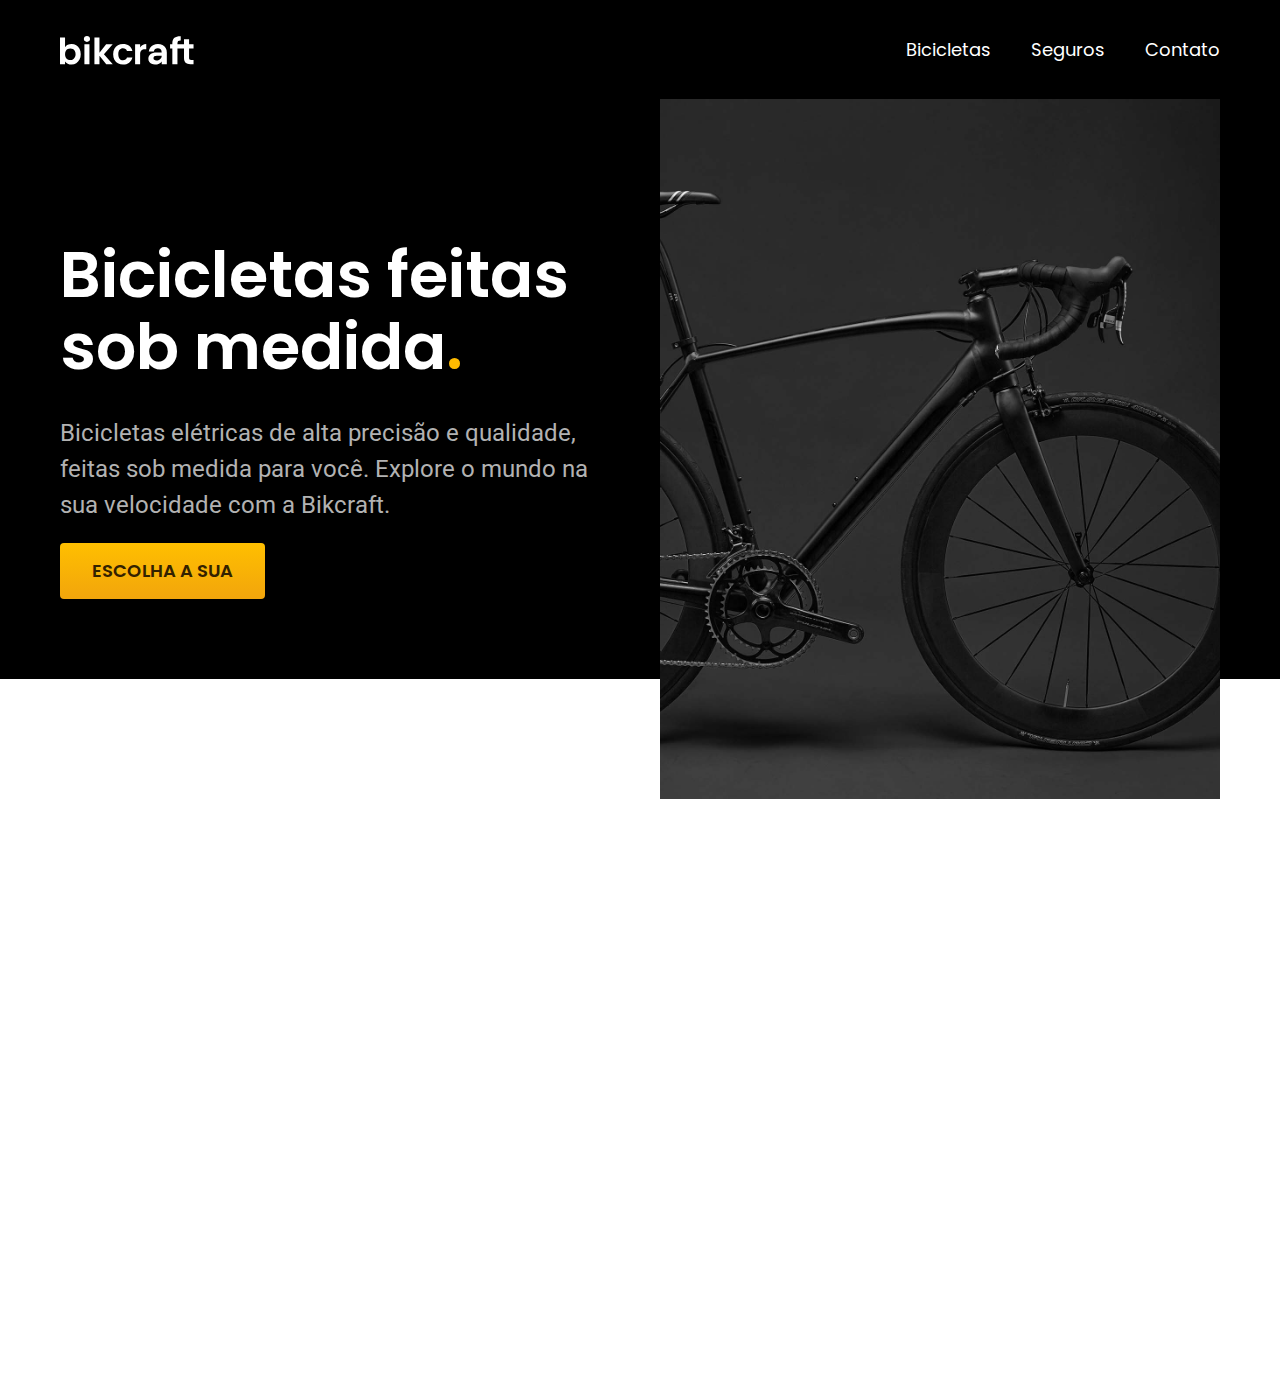
<file: Projeto BIKCRAFT/index.html>
<!DOCTYPE html>
<html lang="pt-br">

<head>
    <meta charset="UTF-8">
    <meta name="viewport" content="width=device-width, initial-scale=1.0">

    <title>Bikcraft - Bicicletas Elétricas</title>
    <meta name="description"
        content="Bicicletas elétricas de alta precisão e qualidade, feitas sob medida para você. Explore o mundo na sua velocidade com a Bikcraft.">
    <link rel="stylesheet" href="./css/style.css">
    <link rel="preconnect" href="https://fonts.googleapis.com">
    <link rel="preconnect" href="https://fonts.gstatic.com" crossorigin>
    <link href="https://fonts.googleapis.com/css2?family=Poppins:wght@400;600&family=Roboto:wght@400;500&display=swap"
        rel="stylesheet">
</head>

<body>
    <header class="header-bg">
        <div class="header ">
            <a href="./"><img src="./img/bikcraft.svg" alt="Bikcraft">
            </a>
            <nav arial-label="primaria">
                <ul class="header-menu cor-0">
                    <li><a href="./bicicletas.html">Bicicletas</a></li>
                    <li><a href="seguros.html">Seguros</a></li>
                    <li><a href="./contato.html">Contato</a></li>
                </ul>
            </nav>
        </div>
    </header>

    <main class="introducao-bg">
        <div class="introducao">
            <div class="introducao-conteudo">
                <h1 class="font-1-xxl cor-0">Bicicletas feitas sob medida<span class="cor-p1">.</span></h1>
                <p class="font-2-l cor-5">Bicicletas elétricas de alta precisão e qualidade, feitas sob medida para você. Explore o mundo na
                    sua
                    velocidade com a Bikcraft.</p>
                <a class="botao" href="./bicicletas.html">Escolha a sua</a>
            </div>
            <div>
                <img src="./img/fotos/introducao.jpg" alt="Bicicleta elétrica preta">
            </div>
        </div>
    </main>
</body>

</html>
</file>
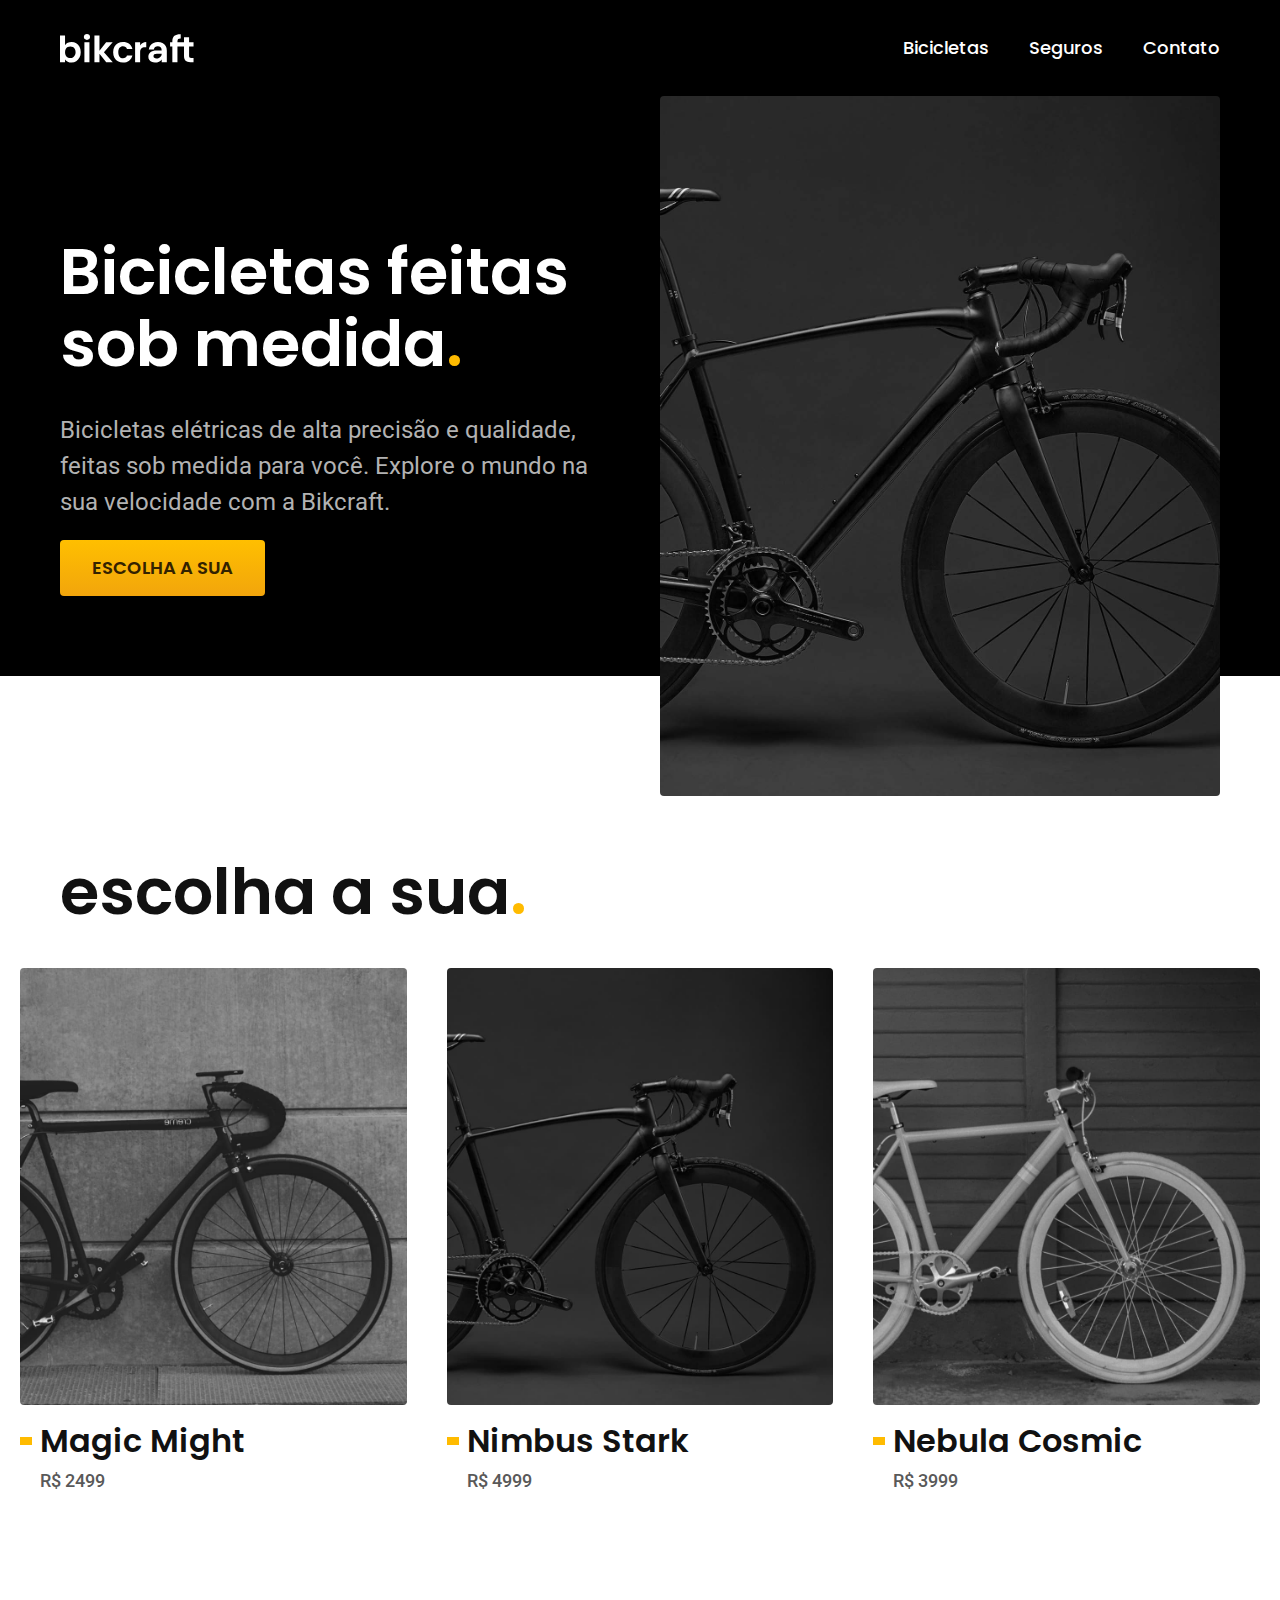
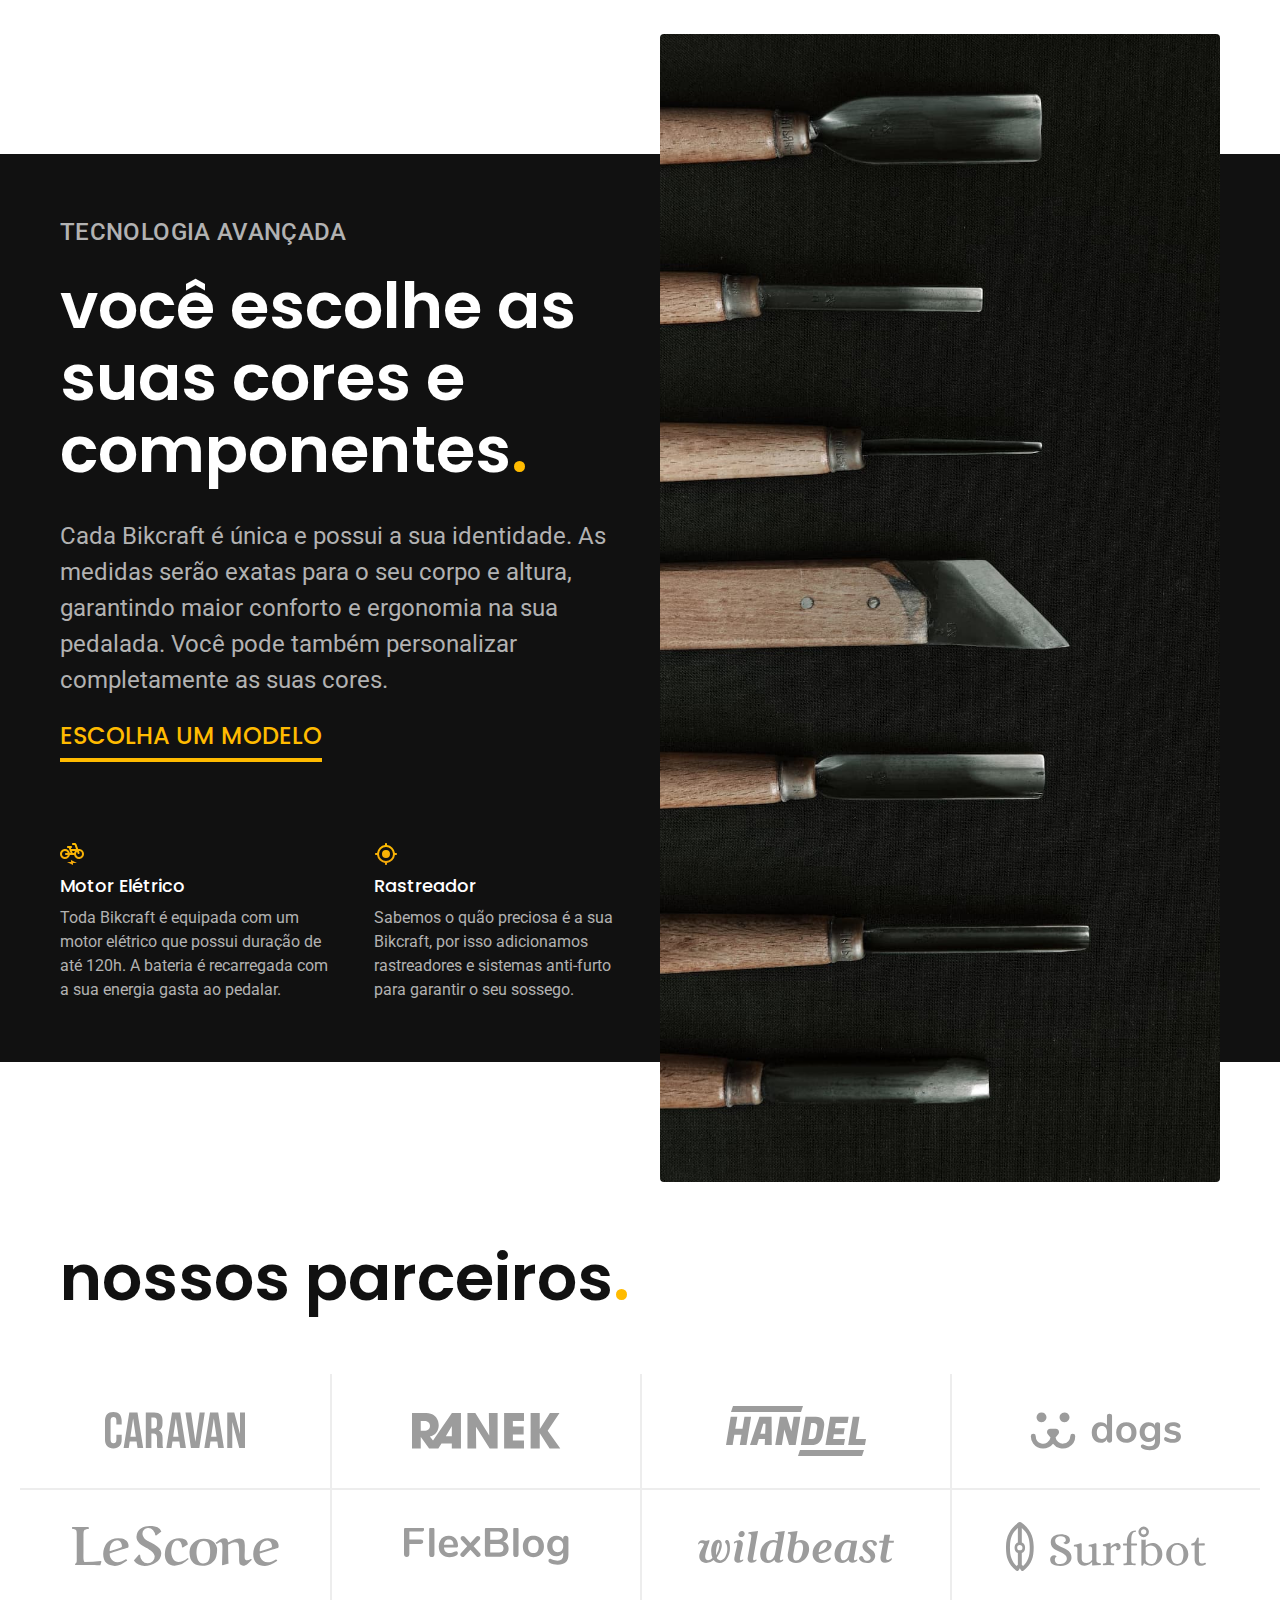
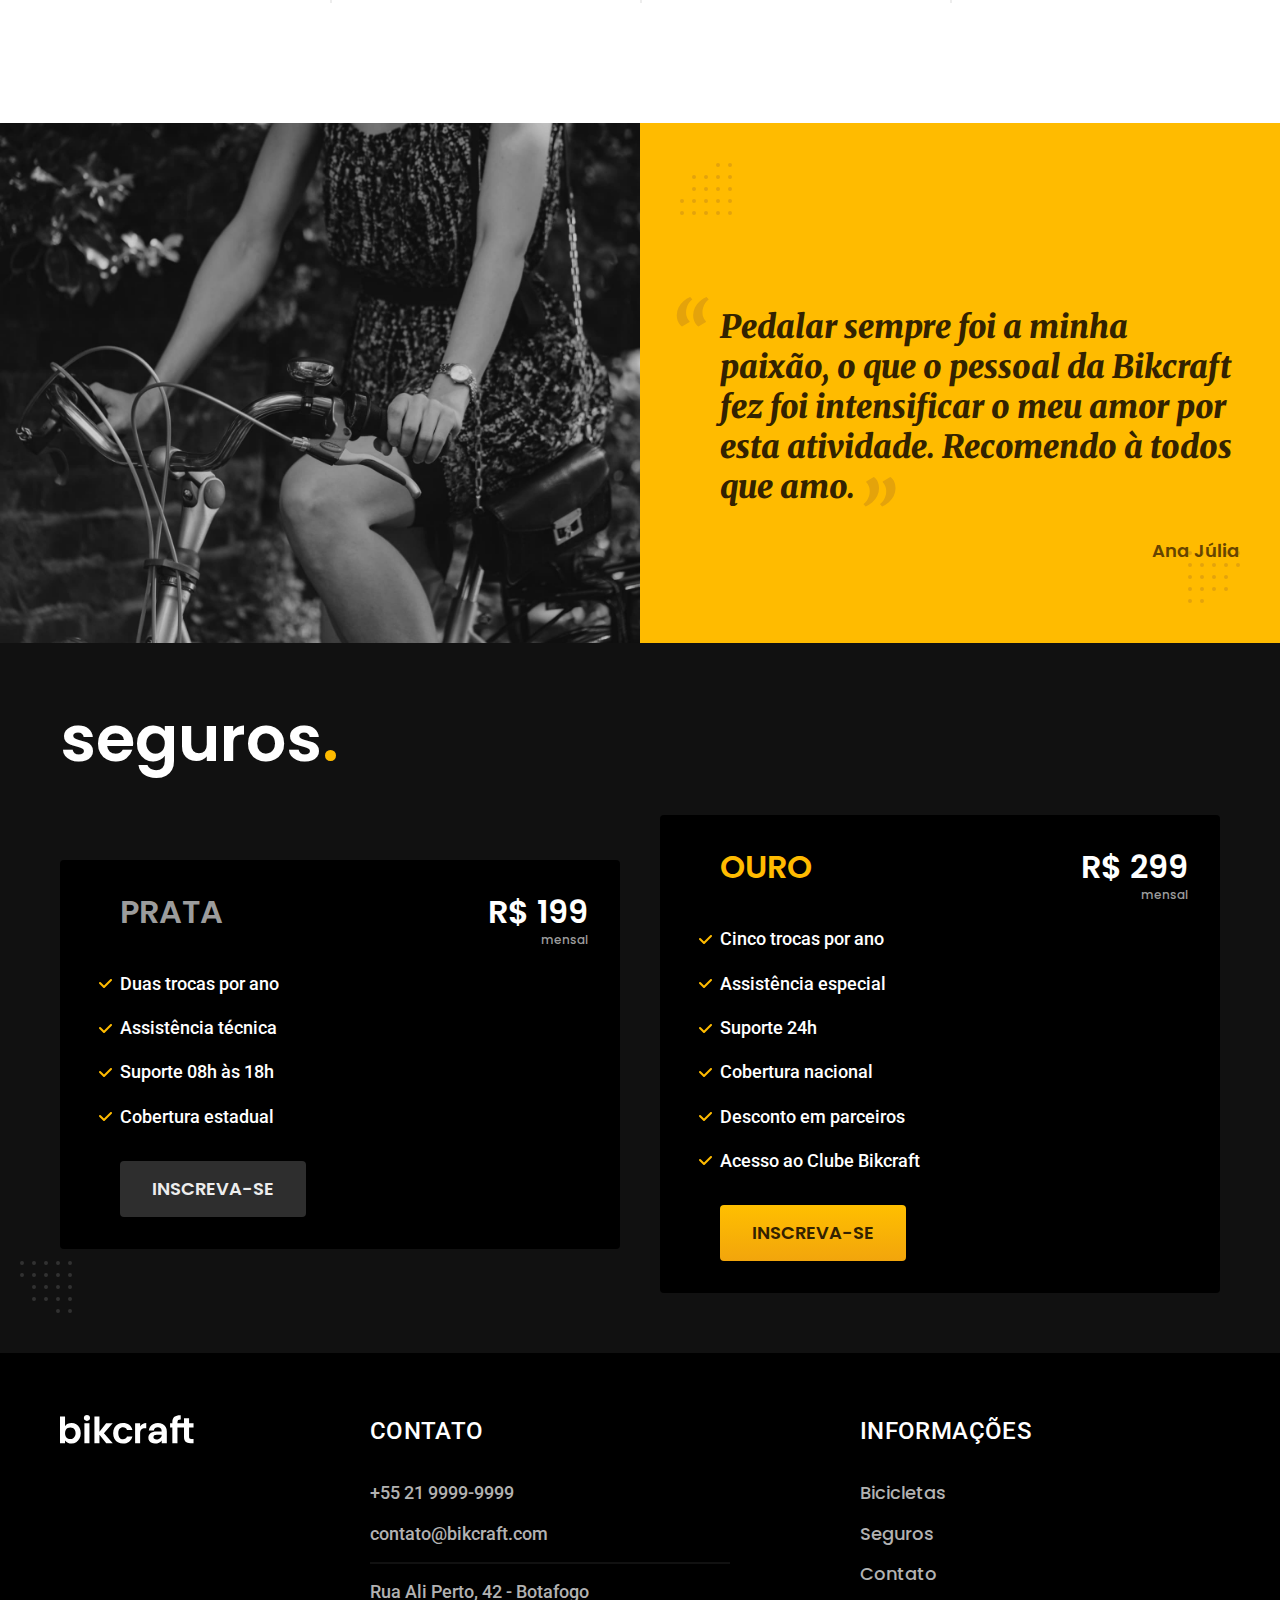
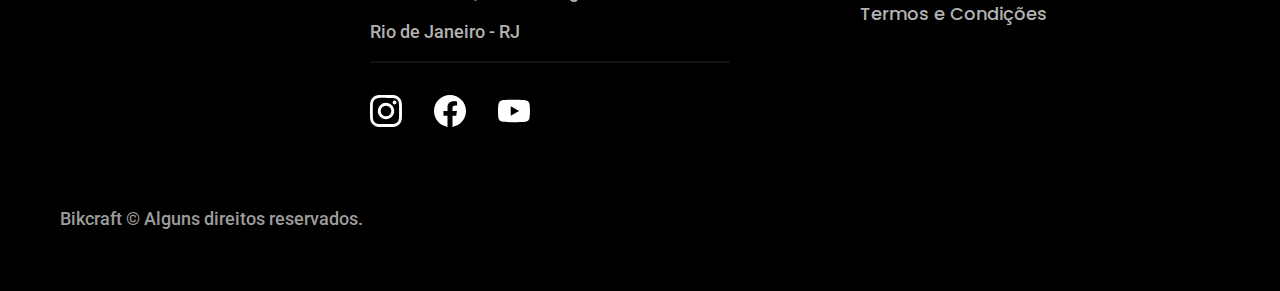
<file: 1001-analise-projeto/bikcraft-final/index.html>
<!DOCTYPE html>
<html lang="pt-br">

<head>
  <meta charset="UTF-8">
  <meta name="viewport" content="width=device-width, initial-scale=1.0">
  <title>Bikcraft - Bicicletas Elétricas</title>
  <meta name="description" content="Bicicletas elétricas de alta precisão e qualidade,  feitas sob medida para o cliente. Explore o mundo na sua velocidade com a Bikcraft.">

  <link rel="icon" href="./favicon.svg" type="image/svg+xml">

  <link href="./css/style.css" rel="preload" as="style">
  <link href="./css/style.css" rel="stylesheet">

  <link rel="preconnect" href="https://fonts.googleapis.com">
  <link rel="preconnect" href="https://fonts.gstatic.com" crossorigin>
  <link href="https://fonts.googleapis.com/css2?family=Merriweather:ital,wght@1,900&family=Poppins:wght@500;600&family=Roboto:wght@400;500&display=swap" rel="stylesheet">
</head>

<body id="home">
  <header class="header-bg">
    <div class="header container">
      <a href="./">
        <img src="./img/bikcraft.svg" alt="Bikcraft" width="136" height="32">
      </a>
      <nav aria-label="primaria">
        <ul class="header-menu font-1-m cor-0">
          <li><a href="./bicicletas.html">Bicicletas</a></li>
          <li><a href="./seguros.html">Seguros</a></li>
          <li><a href="./contato.html">Contato</a></li>
        </ul>
      </nav>
    </div>
  </header>

  <main class="introducao-bg">
    <div class="introducao container">
      <div class="introducao-conteudo">
        <h1 class="font-1-xxl cor-0">Bicicletas feitas sob medida<span class="cor-p1">.</span></h1>
        <p class="font-2-l cor-5">Bicicletas elétricas de alta precisão e qualidade, feitas sob medida para você. Explore o mundo na sua velocidade com a Bikcraft.</p>
        <a class="botao" href="./bicicletas.html">Escolha a sua</a>
      </div>
      <picture>
        <source media="(max-width: 800px)" srcset="./img/bicicletas/nimbus.jpg">
        <img src="./img/fotos/introducao.jpg" alt="Bicicleta preta com motor elétrico" width="640" height="800">
      </picture>
    </div>
  </main>

  <article class="bicicletas-lista">
    <h2 class="container font-1-xxl">escolha a sua<span class="cor-p1">.</span></h2>

    <ul>
      <li>
        <a href="./bicicletas/magic.html">
          <img src="./img/bicicletas/magic-home.jpg" alt="Bicicleta preta" width="460" height="520">
          <h3 class="font-1-xl">Magic Might</h3>
          <span class="font-2-m cor-8">R$ 2499</span>
        </a>
      </li>
      <li>
        <a href="./bicicletas/nimbus.html">
          <img src="./img/bicicletas/nimbus-home.jpg" alt="Bicicleta preta" width="460" height="520">
          <h3 class="font-1-xl">Nimbus Stark</h3>
          <span class="font-2-m cor-8">R$ 4999</span>
        </a>
      </li>
      <li>
        <a href="./bicicletas/nebula.html">
          <img src="./img/bicicletas/nebula-home.jpg" alt="Bicicleta branca" width="460" height="520">
          <h3 class="font-1-xl">Nebula Cosmic</h3>
          <span class="font-2-m cor-8">R$ 3999</span>
        </a>
      </li>
    </ul>
  </article>

  <article class="tecnologia-bg">
    <div class="tecnologia container">
      <div class="tecnologia-conteudo">
        <span class="font-2-l-b cor-5">Tecnologia Avançada</span>
        <h2 class="font-1-xxl cor-0">você escolhe as<br>suas cores e<br>componentes<span class="cor-p1">.</span></h2>
        <p class="font-2-l cor-5">Cada Bikcraft é única e possui a sua identidade. As medidas serão exatas para o seu corpo e altura, garantindo maior conforto e ergonomia na sua pedalada. Você pode também personalizar completamente as suas cores.</p>
        <a class="link" href="./bicicletas.html">Escolha um modelo</a>
        <div class="tecnologia-vantagens">
          <div>
            <img src="./img/icones/eletrica.svg" alt="" width="24" height="24">
            <h3 class="font-1-m cor-0">Motor Elétrico</h3>
            <p class="font-2-s cor-5">Toda Bikcraft é equipada com um motor elétrico que possui duração de até 120h. A bateria é recarregada com a sua energia gasta ao pedalar.</p>
          </div>
          <div>
            <img src="./img/icones/rastreador.svg" alt="" width="24" height="24">
            <h3 class="font-1-m cor-0">Rastreador</h3>
            <p class="font-2-s cor-5">Sabemos o quão preciosa é a sua Bikcraft, por isso adicionamos rastreadores e sistemas anti-furto para garantir o seu sossego.</p>
          </div>
        </div>
      </div>
      <div class="tecnologia-imagem">
        <img src="./img/fotos/tecnologia.jpg" alt="" width="700" height="1120">
      </div>
    </div>
  </article>

  <section class="parceiros" aria-label="Nossos Parceiros">
    <h2 class="container font-1-xxl">nossos parceiros<span class="cor-p1">.</span></h2>
    <ul>
      <li><img src="./img/parceiros/caravan.svg" alt="Caravan" width="140" height="38"></li>
      <li><img src="./img/parceiros/ranek.svg" alt="Ranek" width="149" height="36"></li>
      <li><img src="./img/parceiros/handel.svg" alt="Handel" width="140" height="50"></li>
      <li><img src="./img/parceiros/dogs.svg" alt="Dogs" width="152" height="39"></li>
      <li><img src="./img/parceiros/lescone.svg" alt="LeScone" width="208" height="41"></li>
      <li><img src="./img/parceiros/flexblog.svg" alt="FlexBlog" width="165" height="38"></li>
      <li><img src="./img/parceiros/wildbeast.svg" alt="Wildbeast" width="196" height="34"></li>
      <li><img src="./img/parceiros/surfbot.svg" alt="Surfbot" width="200" height="49"></li>
    </ul>
  </section>

  <section class="depoimento" aria-label="Depoimento">
    <div>
      <img src="./img/fotos/depoimento.jpg" alt="Pessoa pedalando uma bicileta Bikcraft" width="780" height="680">
    </div>
    <div class="depoimento-conteudo">
      <blockquote class="font-1-xl cor-p5">
        <p>Pedalar sempre foi a minha paixão, o que o pessoal da Bikcraft fez foi intensificar o meu amor por esta atividade. Recomendo à todos que amo.</p>
      </blockquote>
      <span class="font-1-m-b cor-p4">Ana Júlia</span>
    </div>
  </section>

  <article class="seguros-bg">
    <div class="seguros container">
      <h2 class="font-1-xxl cor-0">seguros<span class="cor-p1">.</span></h2>
      <div class="seguros-item">
        <h3 class="font-1-xl cor-6">PRATA</h3>
        <span class="font-1-xl cor-0">R$ 199 <span class="font-1-xs cor-6">mensal</span></span>
        <ul class="font-2-m cor-0">
          <li>Duas trocas por ano</li>
          <li>Assistência técnica</li>
          <li>Suporte 08h às 18h</li>
          <li>Cobertura estadual</li>
        </ul>
        <a class="botao secundario" href="./orcamento.html?tipo=seguro&produto=prata">Inscreva-se</a>
      </div>
      <div class="seguros-item">
        <h3 class="font-1-xl cor-p1">OURO</h3>
        <span class="font-1-xl cor-0">R$ 299 <span class="font-1-xs cor-6">mensal</span></span>
        <ul class="font-2-m cor-0">
          <li>Cinco trocas por ano</li>
          <li>Assistência especial</li>
          <li>Suporte 24h</li>
          <li>Cobertura nacional</li>
          <li>Desconto em parceiros</li>
          <li>Acesso ao Clube Bikcraft</li>
        </ul>
        <a class="botao" href="./orcamento.html?tipo=seguro&produto=ouro">Inscreva-se</a>
      </div>
    </div>
  </article>

  <footer class="footer-bg">
    <div class="footer container">
      <img src="./img/bikcraft.svg" alt="Bikcraft" width="136" height="32">
      <div class="footer-contato">
        <h3 class="font-2-l-b cor-0">Contato</h3>
        <ul class="font-2-m cor-5">
          <li>+55 21 9999-9999</li>
          <li>contato@bikcraft.com</li>
          <li>Rua Ali Perto, 42 - Botafogo</li>
          <li>Rio de Janeiro - RJ</li>
        </ul>
        <div class="footer-redes">
          <a href="./"><img src="./img/redes/instagram.svg" alt="Instagram" width="32" height="32"></a>
          <a href="./"><img src="./img/redes/facebook.svg" alt="Facebook" width="32" height="32"></a>
          <a href="./"><img src="./img/redes/youtube.svg" alt="Youtube" width="32" height="32"></a>
        </div>
      </div>
      <div class="footer-informacoes">
        <h3 class="font-2-l-b cor-0">Informações</h3>
        <nav>
          <ul class="font-1-m cor-5">
            <li><a href="./bicicletas.html">Bicicletas</a></li>
            <li><a href="./seguros.html">Seguros</a></li>
            <li><a href="./contato.html">Contato</a></li>
            <li><a href="./termos.html">Termos e Condições</a></li>
          </ul>
        </nav>
      </div>
      <p class="font-2-m cor-6 footer-copy">Bikcraft © Alguns direitos reservados.</p>
    </div>
  </footer>

  <script src="./js/script.js"></script>
</body>

</html>
</file>
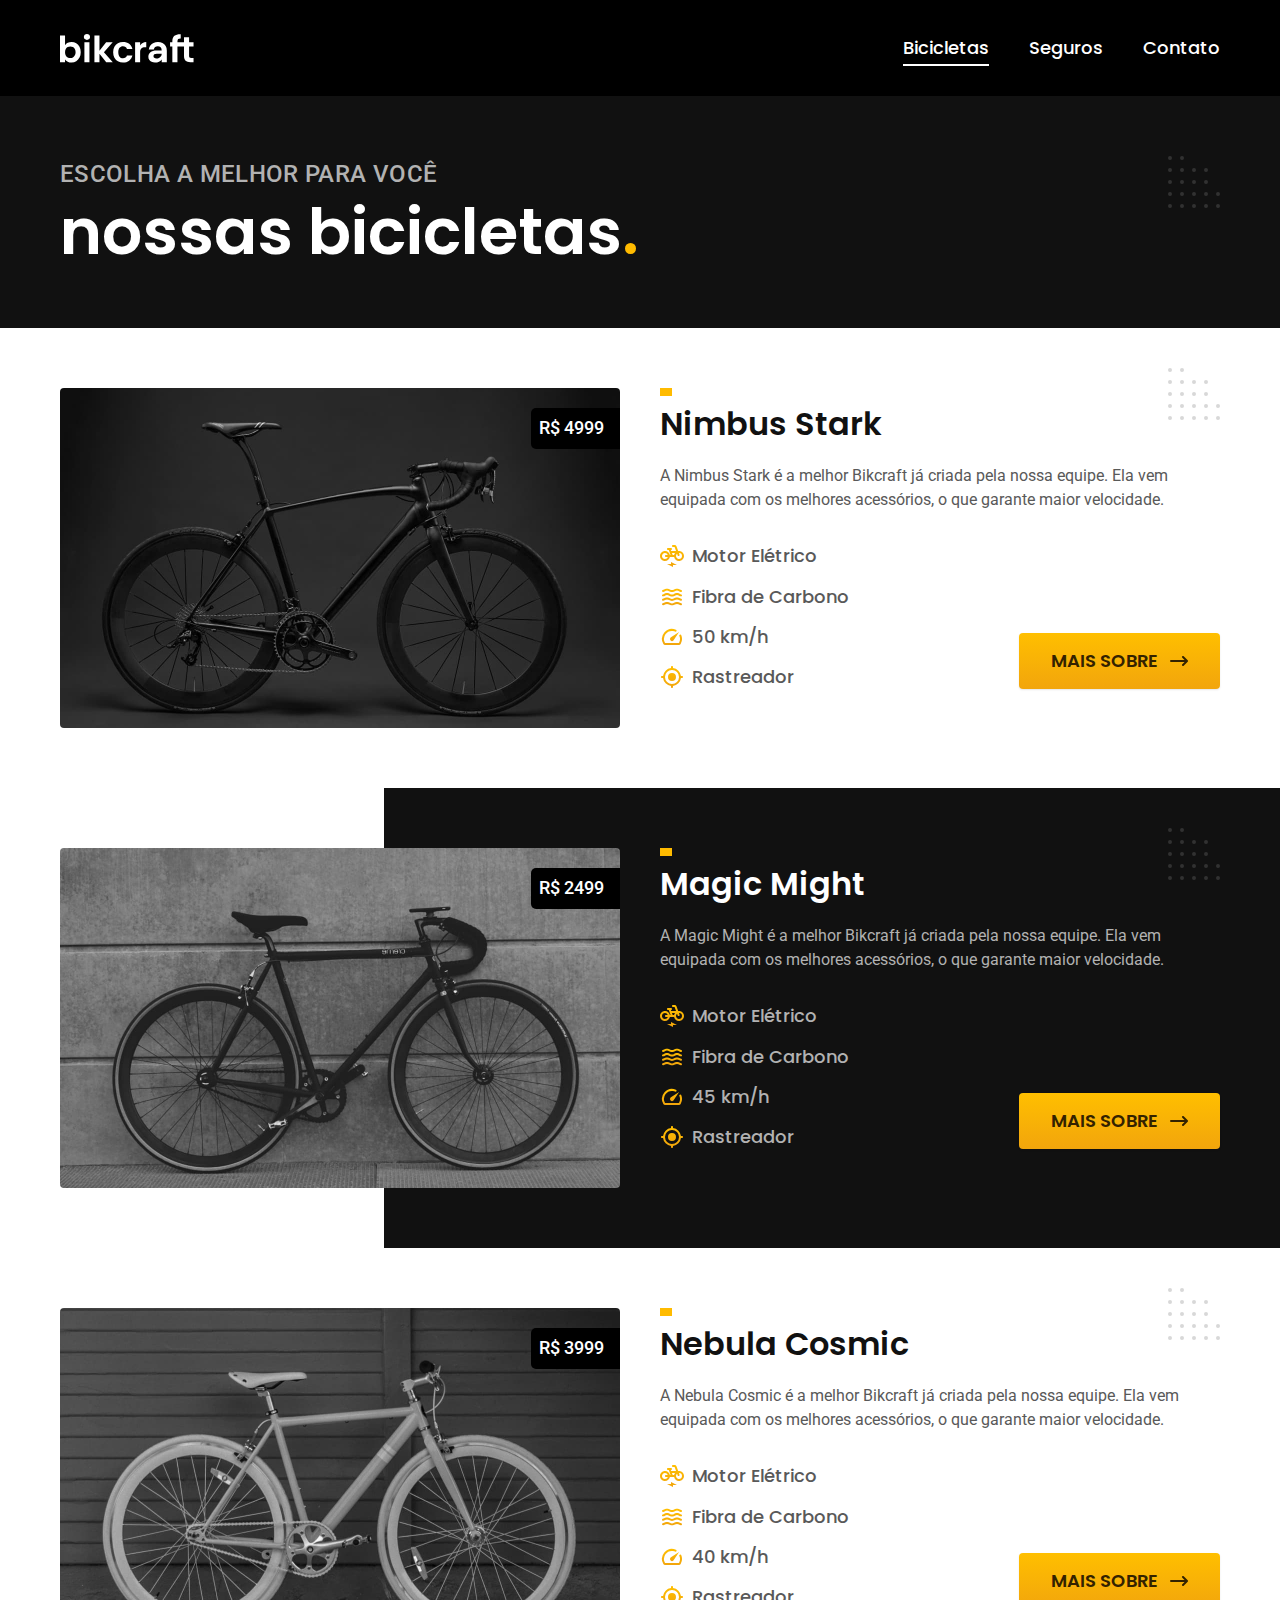
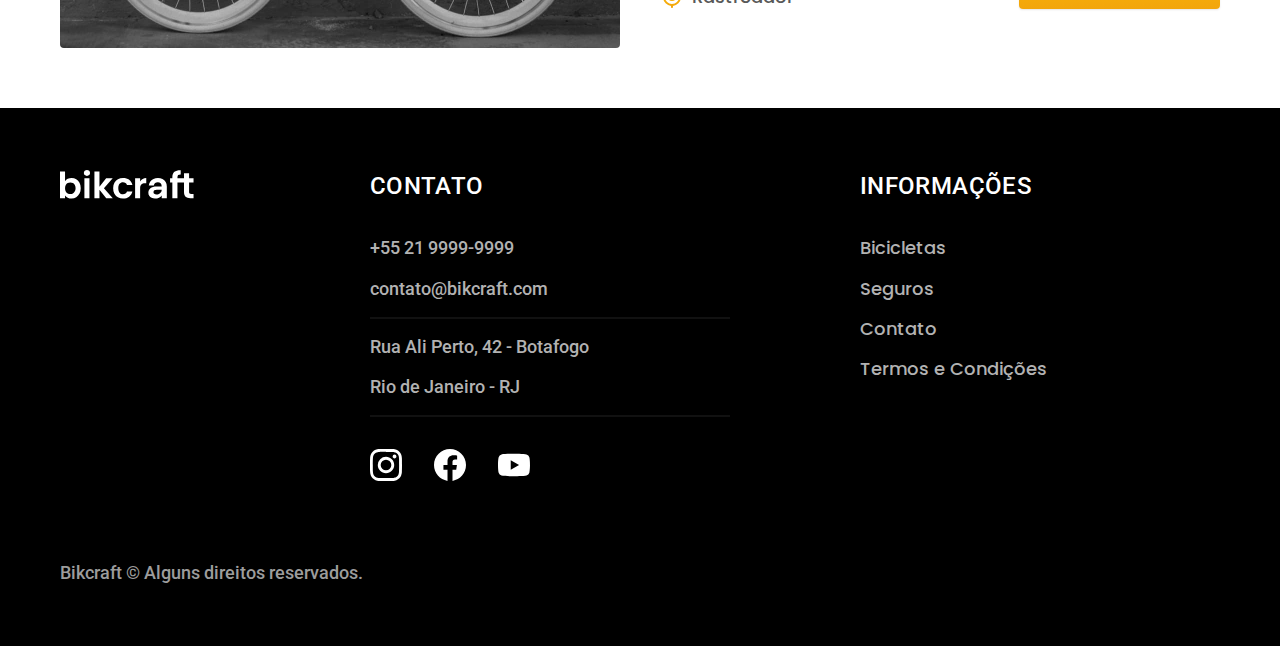
<file: 1001-analise-projeto/bikcraft-final/bicicletas.html>
<!DOCTYPE html>
<html lang="pt-br">

<head>
  <meta charset="UTF-8">
  <meta name="viewport" content="width=device-width, initial-scale=1.0">
  <title>Bicicletas | Bikcraft</title>
  <meta name="description" content="Bicicletas elétricas de alta precisão e qualidade,  feitas sob medida para o cliente. Explore o mundo na sua velocidade com a Bikcraft.">

  <link rel="icon" href="./favicon.svg" type="image/svg+xml">

  <link href="./css/style.css" rel="preload" as="style">
  <link href="./css/style.css" rel="stylesheet">

  <link rel="preconnect" href="https://fonts.googleapis.com">
  <link rel="preconnect" href="https://fonts.gstatic.com" crossorigin>
  <link href="https://fonts.googleapis.com/css2?family=Merriweather:ital,wght@1,900&family=Poppins:wght@500;600&family=Roboto:wght@400;500&display=swap" rel="stylesheet">
</head>

<body id="bicicletas">
  <header class="header-bg">
    <div class="header container">
      <a href="./">
        <img src="./img/bikcraft.svg" alt="Bikcraft" width="136" height="32">
      </a>
      <nav aria-label="primaria">
        <ul class="header-menu font-1-m cor-0">
          <li><a href="./bicicletas.html">Bicicletas</a></li>
          <li><a href="./seguros.html">Seguros</a></li>
          <li><a href="./contato.html">Contato</a></li>
        </ul>
      </nav>
    </div>
  </header>

  <main>
    <div class="titulo">
      <div class="container">
        <p class="font-2-l-b cor-5">Escolha a melhor para você</p>
        <h1 class="font-1-xxl cor-0">nossas bicicletas<span class="cor-p1">.</span></h1>
      </div>
    </div>

    <div class="bicicletas-bg">
      <div class="bicicletas container">
        <div class="bicicletas-imagem">
          <img src="./img/bicicletas/nimbus.jpg" alt="Bicicleta preta" width="1120" height="680">
          <span class="font-2-m cor-0">R$ 4999</span>
        </div>
        <div class="bicicletas-conteudo">
          <h2 class="font-1-xl">Nimbus Stark</h2>
          <p class="font-2-s cor-8">A Nimbus Stark é a melhor Bikcraft já criada pela nossa equipe. Ela vem equipada com os melhores acessórios, o que garante maior velocidade.</p>
          <ul class="font-1-m cor-8">
            <li><img src="./img/icones/eletrica.svg" alt=""><span>Motor Elétrico</span></li>
            <li><img src="./img/icones/carbono.svg" alt=""><span>Fibra de Carbono</span></li>
            <li><img src="./img/icones/velocidade.svg" alt=""><span>50 km/h</span></li>
            <li><img src="./img/icones/rastreador.svg" alt=""><span>Rastreador</span></li>
          </ul>
          <a class="botao seta" href="./bicicletas/nimbus.html">Mais Sobre</a>
        </div>
      </div>
    </div>

    <div class="bicicletas-bg">
      <div class="bicicletas container">
        <div class="bicicletas-imagem">
          <img src="./img/bicicletas/magic.jpg" alt="Bicicleta preta" width="1120" height="680">
          <span class="font-2-m cor-0">R$ 2499</span>
        </div>
        <div class="bicicletas-conteudo">
          <h2 class="font-1-xl cor-0">Magic Might</h2>
          <p class="font-2-s cor-5">A Magic Might é a melhor Bikcraft já criada pela nossa equipe. Ela vem equipada com os melhores acessórios, o que garante maior velocidade.</p>
          <ul class="font-1-m cor-5">
            <li><img src="./img/icones/eletrica.svg" alt=""><span>Motor Elétrico</span></li>
            <li><img src="./img/icones/carbono.svg" alt=""><span>Fibra de Carbono</span></li>
            <li><img src="./img/icones/velocidade.svg" alt=""><span>45 km/h</span></li>
            <li><img src="./img/icones/rastreador.svg" alt=""><span>Rastreador</span></li>
          </ul>
          <a class="botao seta" href="./bicicletas/magic.html">Mais Sobre</a>
        </div>
      </div>
    </div>

    <div class="bicicletas-bg">
      <div class="bicicletas container">
        <div class="bicicletas-imagem">
          <img src="./img/bicicletas/nebula.jpg" alt="Bicicleta branca" width="1120" height="680">
          <span class="font-2-m cor-0">R$ 3999</span>
        </div>
        <div class="bicicletas-conteudo">
          <h2 class="font-1-xl">Nebula Cosmic</h2>
          <p class="font-2-s cor-8">A Nebula Cosmic é a melhor Bikcraft já criada pela nossa equipe. Ela vem equipada com os melhores acessórios, o que garante maior velocidade.</p>
          <ul class="font-1-m cor-8">
            <li><img src="./img/icones/eletrica.svg" alt=""><span>Motor Elétrico</span></li>
            <li><img src="./img/icones/carbono.svg" alt=""><span>Fibra de Carbono</span></li>
            <li><img src="./img/icones/velocidade.svg" alt=""><span>40 km/h</span></li>
            <li><img src="./img/icones/rastreador.svg" alt=""><span>Rastreador</span></li>
          </ul>
          <a class="botao seta" href="./bicicletas/nebula.html">Mais Sobre</a>
        </div>
      </div>
    </div>
  </main>

  <footer class="footer-bg">
    <div class="footer container">
      <img src="./img/bikcraft.svg" alt="Bikcraft">
      <div class="footer-contato">
        <h3 class="font-2-l-b cor-0">Contato</h3>
        <ul class="font-2-m cor-5">
          <li>+55 21 9999-9999</li>
          <li>contato@bikcraft.com</li>
          <li>Rua Ali Perto, 42 - Botafogo</li>
          <li>Rio de Janeiro - RJ</li>
        </ul>
        <div class="footer-redes">
          <a href="./"><img src="./img/redes/instagram.svg" alt="Instagram"></a>
          <a href="./"><img src="./img/redes/facebook.svg" alt="Facebook"></a>
          <a href="./"><img src="./img/redes/youtube.svg" alt="Youtube"></a>
        </div>
      </div>
      <div class="footer-informacoes">
        <h3 class="font-2-l-b cor-0">Informações</h3>
        <nav>
          <ul class="font-1-m cor-5">
            <li><a href="./bicicletas.html">Bicicletas</a></li>
            <li><a href="./seguros.html">Seguros</a></li>
            <li><a href="./contato.html">Contato</a></li>
            <li><a href="./termos.html">Termos e Condições</a></li>
          </ul>
        </nav>
      </div>
      <p class="font-2-m cor-6 footer-copy">Bikcraft © Alguns direitos reservados.</p>
    </div>
  </footer>

  <script src="./js/script.js"></script>
</body>

</html>
</file>
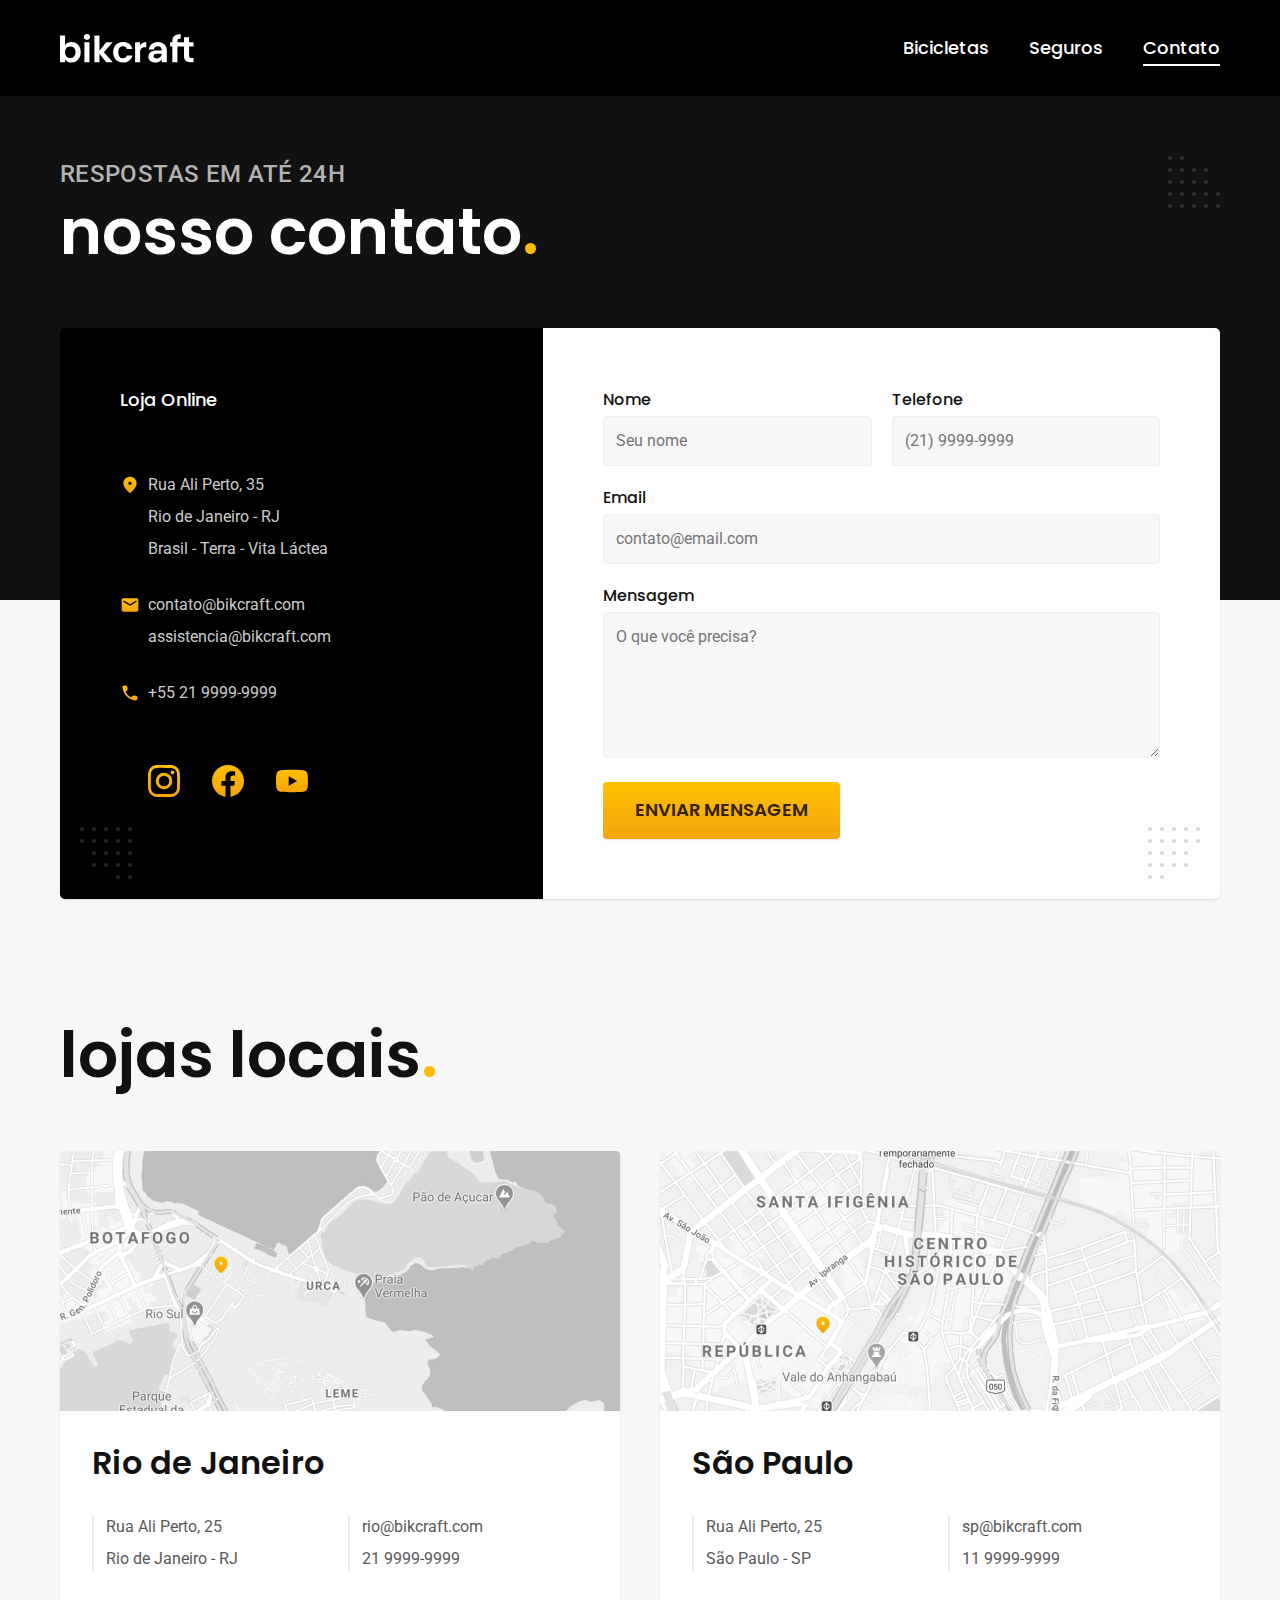
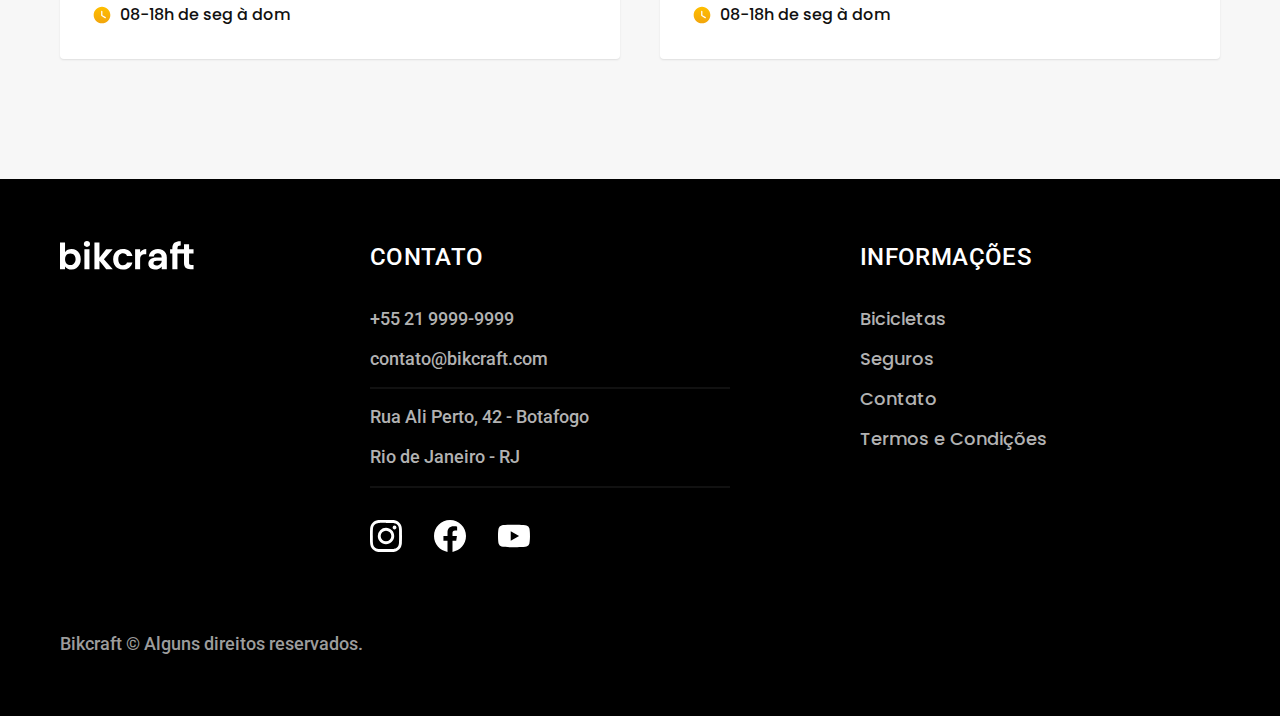
<file: 1001-analise-projeto/bikcraft-final/contato.html>
<!DOCTYPE html>
<html lang="pt-br">

<head>
  <meta charset="UTF-8">
  <meta name="viewport" content="width=device-width, initial-scale=1.0">
  <title>Contato | Bikcraft</title>
  <meta name="description" content="Bicicletas elétricas de alta precisão e qualidade,  feitas sob medida para o cliente. Explore o mundo na sua velocidade com a Bikcraft.">

  <link rel="icon" href="./favicon.svg" type="image/svg+xml">

  <link href="./css/style.css" rel="preload" as="style">
  <link href="./css/style.css" rel="stylesheet">

  <link rel="preconnect" href="https://fonts.googleapis.com">
  <link rel="preconnect" href="https://fonts.gstatic.com" crossorigin>
  <link href="https://fonts.googleapis.com/css2?family=Merriweather:ital,wght@1,900&family=Poppins:wght@500;600&family=Roboto:wght@400;500&display=swap" rel="stylesheet">
</head>

<body id="contato">
  <header class="header-bg">
    <div class="header container">
      <a href="./">
        <img src="./img/bikcraft.svg" alt="Bikcraft" width="136" height="32">
      </a>
      <nav aria-label="primaria">
        <ul class="header-menu font-1-m cor-0">
          <li><a href="./bicicletas.html">Bicicletas</a></li>
          <li><a href="./seguros.html">Seguros</a></li>
          <li><a href="./contato.html">Contato</a></li>
        </ul>
      </nav>
    </div>
  </header>

  <main>
    <div class="titulo">
      <div class="container">
        <p class="font-2-l-b cor-5">Respostas em até 24h</p>
        <h1 class="font-1-xxl cor-0">nosso contato<span class="cor-p1">.</span></h1>
      </div>
    </div>

    <div class="contato container">
      <section class="contato-dados" aria-label="Endereço">
        <h2 class="cor-0 font-1-m">Loja Online</h2>
        <div class="contato-endereco font-2-s cor-4">
          <p>Rua Ali Perto, 35</p>
          <p>Rio de Janeiro - RJ</p>
          <p>Brasil - Terra - Vita Láctea</p>
        </div>
        <address class="contato-meios font-2-s cor-4">
          <a href="mailto:contato@bikcraft.com">contato@bikcraft.com</a>
          <a href="mailto:assistencia@bikcraft.com">assistencia@bikcraft.com</a>
          <a href="tel:+552199999999">+55 21 9999-9999</a>
        </address>
        <div class="contato-redes">
          <a href="./"><img src="./img/redes/instagram-p.svg" alt="Instagram"></a>
          <a href="./"><img src="./img/redes/facebook-p.svg" alt="Facebook"></a>
          <a href="./"><img src="./img/redes/youtube-p.svg" alt="Youtube"></a>
        </div>
      </section>
      <section class="contato-formulario" aria-label="Formulário">
        <form class="form" action="./">
          <div>
            <label for="nome">Nome</label>
            <input type="text" id="nome" name="nome" placeholder="Seu nome">
          </div>
          <div>
            <label for="telefone">Telefone</label>
            <input type="text" id="telefone" name="telefone" placeholder="(21) 9999-9999">
          </div>
          <div class="col-2">
            <label for="email">Email</label>
            <input type="email" id="email" name="email" placeholder="contato@email.com">
          </div>
          <div class="col-2">
            <label for="mensagem">Mensagem</label>
            <textarea id="mensagem" name="mensagem" placeholder="O que você precisa?" rows="5"></textarea>
          </div>
          <button class="botao col-2">Enviar Mensagem</button>
        </form>
      </section>
    </div>
  </main>

  <article class="lojas container">
    <h2 class="font-1-xxl">lojas locais<span class="cor-p1">.</span></h2>
    <div class="lojas-item">
      <img src="./img/lojas/rj.jpg" alt="mapa marcando o endereço da loja no Rio de Janeiro" width="560" height="260">
      <div class="lojas-conteudo">
        <h3 class="font-1-xl">Rio de Janeiro</h3>
        <div class="lojas-dados font-2-s cor-8">
          <p>Rua Ali Perto, 25</p>
          <p>Rio de Janeiro - RJ</p>
        </div>
        <div class="lojas-dados font-2-s cor-8">
          <a href="mailto:rio@bikcraft.com">rio@bikcraft.com</a>
          <a href="tel:+552199999999">21 9999-9999</a>
        </div>
        <p class="lojas-tempo font-1-s"><img src="./img/icones/horario.svg" alt="">08-18h de seg à dom</p>
      </div>
    </div>
    <div class="lojas-item">
      <img src="./img/lojas/sp.jpg" alt="mapa marcando o endereço da loja no Rio de Janeiro">
      <div class="lojas-conteudo">
        <h3 class="font-1-xl">São Paulo</h3>
        <div class="lojas-dados font-2-s cor-8">
          <p>Rua Ali Perto, 25</p>
          <p>São Paulo - SP</p>
        </div>
        <div class="lojas-dados font-2-s cor-8">
          <a href="mailto:rio@bikcraft.com">sp@bikcraft.com</a>
          <a href="tel:+551199999999">11 9999-9999</a>
        </div>
        <p class="lojas-tempo font-1-s"><img src="./img/icones/horario.svg" alt="">08-18h de seg à dom</p>
      </div>
    </div>
  </article>

  <footer class="footer-bg">
    <div class="footer container">
      <img src="./img/bikcraft.svg" alt="Bikcraft">
      <div class="footer-contato">
        <h3 class="font-2-l-b cor-0">Contato</h3>
        <ul class="font-2-m cor-5">
          <li>+55 21 9999-9999</li>
          <li>contato@bikcraft.com</li>
          <li>Rua Ali Perto, 42 - Botafogo</li>
          <li>Rio de Janeiro - RJ</li>
        </ul>
        <div class="footer-redes">
          <a href="./"><img src="./img/redes/instagram.svg" alt="Instagram"></a>
          <a href="./"><img src="./img/redes/facebook.svg" alt="Facebook"></a>
          <a href="./"><img src="./img/redes/youtube.svg" alt="Youtube"></a>
        </div>
      </div>
      <div class="footer-informacoes">
        <h3 class="font-2-l-b cor-0">Informações</h3>
        <nav>
          <ul class="font-1-m cor-5">
            <li><a href="./bicicletas.html">Bicicletas</a></li>
            <li><a href="./seguros.html">Seguros</a></li>
            <li><a href="./contato.html">Contato</a></li>
            <li><a href="./termos.html">Termos e Condições</a></li>
          </ul>
        </nav>
      </div>
      <p class="font-2-m cor-6 footer-copy">Bikcraft © Alguns direitos reservados.</p>
    </div>
  </footer>

  <script src="./js/script.js"></script>
</body>

</html>
</file>
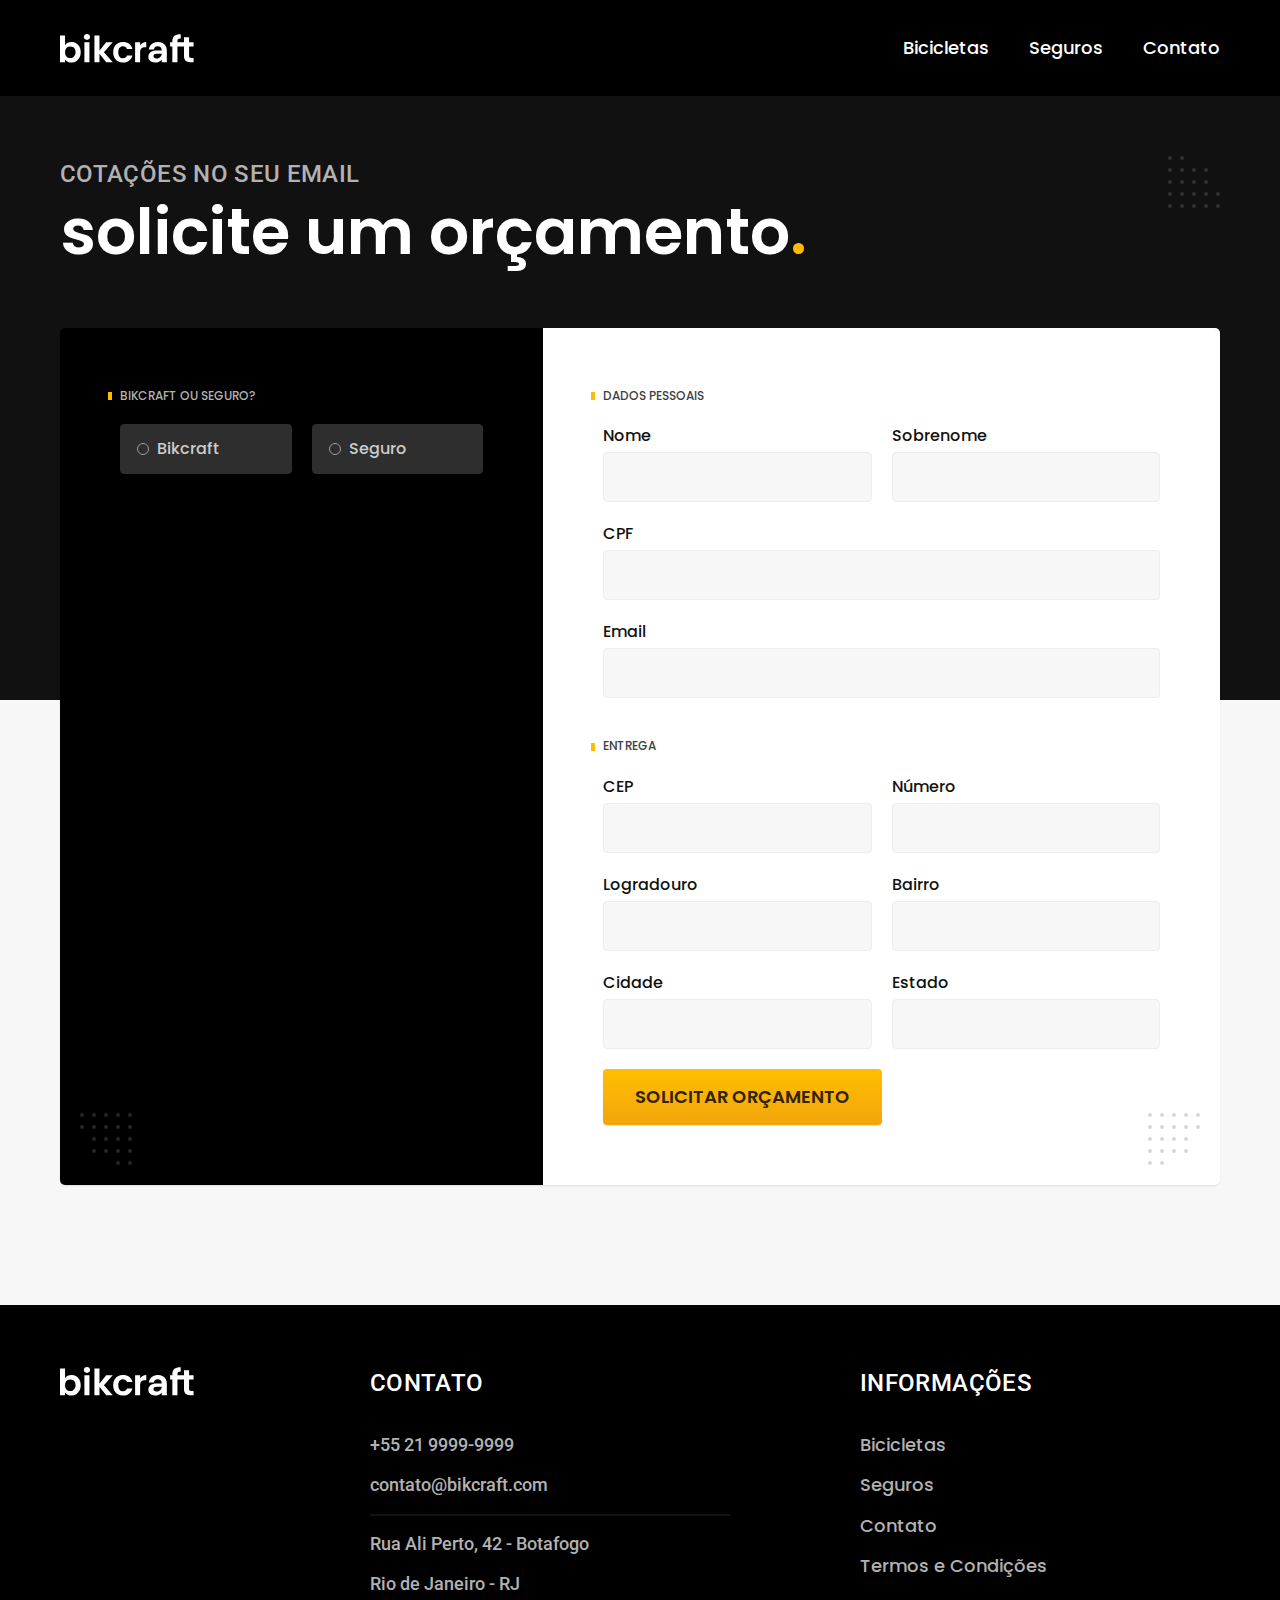
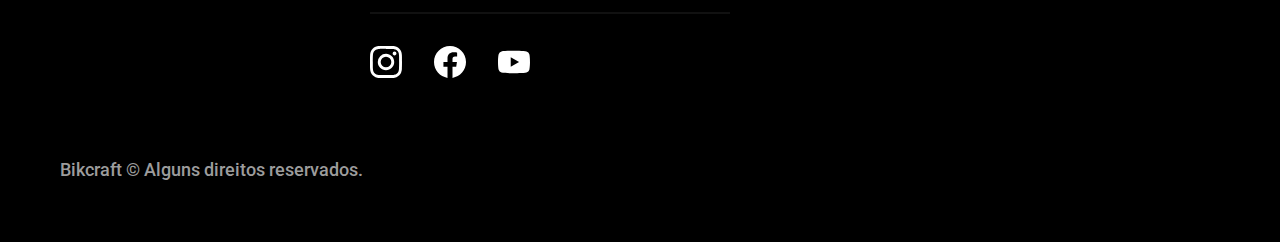
<file: 1001-analise-projeto/bikcraft-final/orcamento.html>
<!DOCTYPE html>
<html lang="pt-br">

<head>
  <meta charset="UTF-8">
  <meta name="viewport" content="width=device-width, initial-scale=1.0">
  <title>Orçamento | Bikcraft</title>
  <meta name="description" content="Bicicletas elétricas de alta precisão e qualidade,  feitas sob medida para o cliente. Explore o mundo na sua velocidade com a Bikcraft.">

  <link rel="icon" href="./favicon.svg" type="image/svg+xml">

  <link href="./css/style.css" rel="preload" as="style">
  <link href="./css/style.css" rel="stylesheet">

  <link rel="preconnect" href="https://fonts.googleapis.com">
  <link rel="preconnect" href="https://fonts.gstatic.com" crossorigin>
  <link href="https://fonts.googleapis.com/css2?family=Merriweather:ital,wght@1,900&family=Poppins:wght@500;600&family=Roboto:wght@400;500&display=swap" rel="stylesheet">
</head>

<body id="orcamento">
  <header class="header-bg">
    <div class="header container">
      <a href="./">
        <img src="./img/bikcraft.svg" alt="Bikcraft" width="136" height="32">
      </a>
      <nav aria-label="primaria">
        <ul class="header-menu font-1-m cor-0">
          <li><a href="./bicicletas.html">Bicicletas</a></li>
          <li><a href="./seguros.html">Seguros</a></li>
          <li><a href="./contato.html">Contato</a></li>
        </ul>
      </nav>
    </div>
  </header>

  <main>
    <div class="titulo">
      <div class="container">
        <p class="font-2-l-b cor-5">Cotações no seu email</p>
        <h1 class="font-1-xxl cor-0">solicite um orçamento<span class="cor-p1">.</span></h1>
      </div>
    </div>

    <form class="orcamento container" action="./">
      <!-- Produto -->
      <div class="orcamento-produto">
        <h2 class="font-1-xs cor-5">Bikcraft ou Seguro?</h2>

        <input type="radio" name="tipo" value="bikcraft" id="bikcraft">
        <label for="bikcraft">Bikcraft</label>

        <input type="radio" name="tipo" value="seguro" id="seguro">
        <label for="seguro">Seguro</label>

        <div class="orcamento-conteudo" id="orcamento-bikcraft">
          <h2 class="font-1-xs cor-5">Escolha a sua:</h2>

          <input type="radio" name="produto" value="nimbus" id="nimbus">
          <label for="nimbus">Nimbus Stark <span>R$ 4999</span></label>
          <div class="radio-detalhes">
            <ul class="font-1-xs cor-8">
              <li><img src="./img/icones/eletrica.svg" alt=""> Motor Elétrico</li>
              <li><img src="./img/icones/carbono.svg" alt=""> Fibra de Carbono</li>
              <li><img src="./img/icones/velocidade.svg" alt=""> 50 km/h</li>
              <li><img src="./img/icones/rastreador.svg" alt=""> Rastreador</li>
            </ul>
            <img src="./img/bicicletas/nimbus.jpg" alt="Bicicleta preta">
          </div>

          <input type="radio" name="produto" value="magic" id="magic">
          <label for="magic">Magic Might <span>R$ 2499</span></label>
          <div class="radio-detalhes">
            <ul class="font-1-xs cor-8">
              <li><img src="./img/icones/eletrica.svg" alt=""> Motor Elétrico</li>
              <li><img src="./img/icones/carbono.svg" alt=""> Fibra de Carbono</li>
              <li><img src="./img/icones/velocidade.svg" alt=""> 45 km/h</li>
              <li><img src="./img/icones/rastreador.svg" alt=""> Rastreador</li>
            </ul>
            <img src="./img/bicicletas/magic.jpg" alt="Bicicleta preta">
          </div>

          <input type="radio" name="produto" value="nebula" id="nebula">
          <label for="nebula">Nebula Cosmic <span>R$ 3999</span></label>
          <div class="radio-detalhes">
            <ul class="font-1-xs cor-8">
              <li><img src="./img/icones/eletrica.svg" alt=""> Motor Elétrico</li>
              <li><img src="./img/icones/carbono.svg" alt=""> Fibra de Carbono</li>
              <li><img src="./img/icones/velocidade.svg" alt=""> 40 km/h</li>
              <li><img src="./img/icones/rastreador.svg" alt=""> Rastreador</li>
            </ul>
            <img src="./img/bicicletas/nebula.jpg" alt="Bicicleta preta">
          </div>
        </div>

        <div class="orcamento-conteudo" id="orcamento-seguro">
          <h2 class="font-1-xs cor-5">Escolha o plano:</h2>

          <input type="radio" name="produto" value="prata" id="prata">
          <label for="prata" class="font-1-s cor-4">Prata <span>R$ 199</span></label>

          <input type="radio" name="produto" value="ouro" id="ouro">
          <label for="ouro" class="font-1-s cor-4">Ouro <span>R$ 299</span></label>
        </div>
      </div>

      <!-- Dados -->
      <div class="orcamento-dados form">
        <h2 class="font-1-xs cor-9 col-2">dados pessoais</h2>
        <div>
          <label for="nome">Nome</label>
          <input type="text" id="nome" name="nome">
        </div>
        <div>
          <label for="sobrenome">Sobrenome</label>
          <input type="text" id="sobrenome" name="sobrenome">
        </div>
        <div class="col-2">
          <label for="CPF">CPF</label>
          <input type="text" id="CPF" name="CPF">
        </div>
        <div class="col-2">
          <label for="email">Email</label>
          <input type="text" id="email" name="email">
        </div>
        <h2 class="font-1-xs cor-9 col-2">entrega</h2>
        <div>
          <label for="cep">CEP</label>
          <input type="text" id="cep" name="cep">
        </div>
        <div>
          <label for="numero">Número</label>
          <input type="text" id="numero" name="numero">
        </div>
        <div>
          <label for="logradouro">Logradouro</label>
          <input type="text" id="logradouro" name="logradouro">
        </div>
        <div>
          <label for="bairro">Bairro</label>
          <input type="text" id="bairro" name="bairro">
        </div>
        <div>
          <label for="cidade">Cidade</label>
          <input type="text" id="cidade" name="cidade">
        </div>
        <div>
          <label for="estado">Estado</label>
          <input type="text" id="estado" name="estado">
        </div>
        <button class="botao col-2">Solicitar Orçamento</button>
      </div>
    </form>
  </main>

  <footer class="footer-bg">
    <div class="footer container">
      <img src="./img/bikcraft.svg" alt="Bikcraft">
      <div class="footer-contato">
        <h3 class="font-2-l-b cor-0">Contato</h3>
        <ul class="font-2-m cor-5">
          <li>+55 21 9999-9999</li>
          <li>contato@bikcraft.com</li>
          <li>Rua Ali Perto, 42 - Botafogo</li>
          <li>Rio de Janeiro - RJ</li>
        </ul>
        <div class="footer-redes">
          <a href="./"><img src="./img/redes/instagram.svg" alt="Instagram"></a>
          <a href="./"><img src="./img/redes/facebook.svg" alt="Facebook"></a>
          <a href="./"><img src="./img/redes/youtube.svg" alt="Youtube"></a>
        </div>
      </div>
      <div class="footer-informacoes">
        <h3 class="font-2-l-b cor-0">Informações</h3>
        <nav>
          <ul class="font-1-m cor-5">
            <li><a href="./bicicletas.html">Bicicletas</a></li>
            <li><a href="./seguros.html">Seguros</a></li>
            <li><a href="./contato.html">Contato</a></li>
            <li><a href="./termos.html">Termos e Condições</a></li>
          </ul>
        </nav>
      </div>
      <p class="font-2-m cor-6 footer-copy">Bikcraft © Alguns direitos reservados.</p>
    </div>
  </footer>

  <script src="./js/script.js"></script>
</body>

</html>
</file>
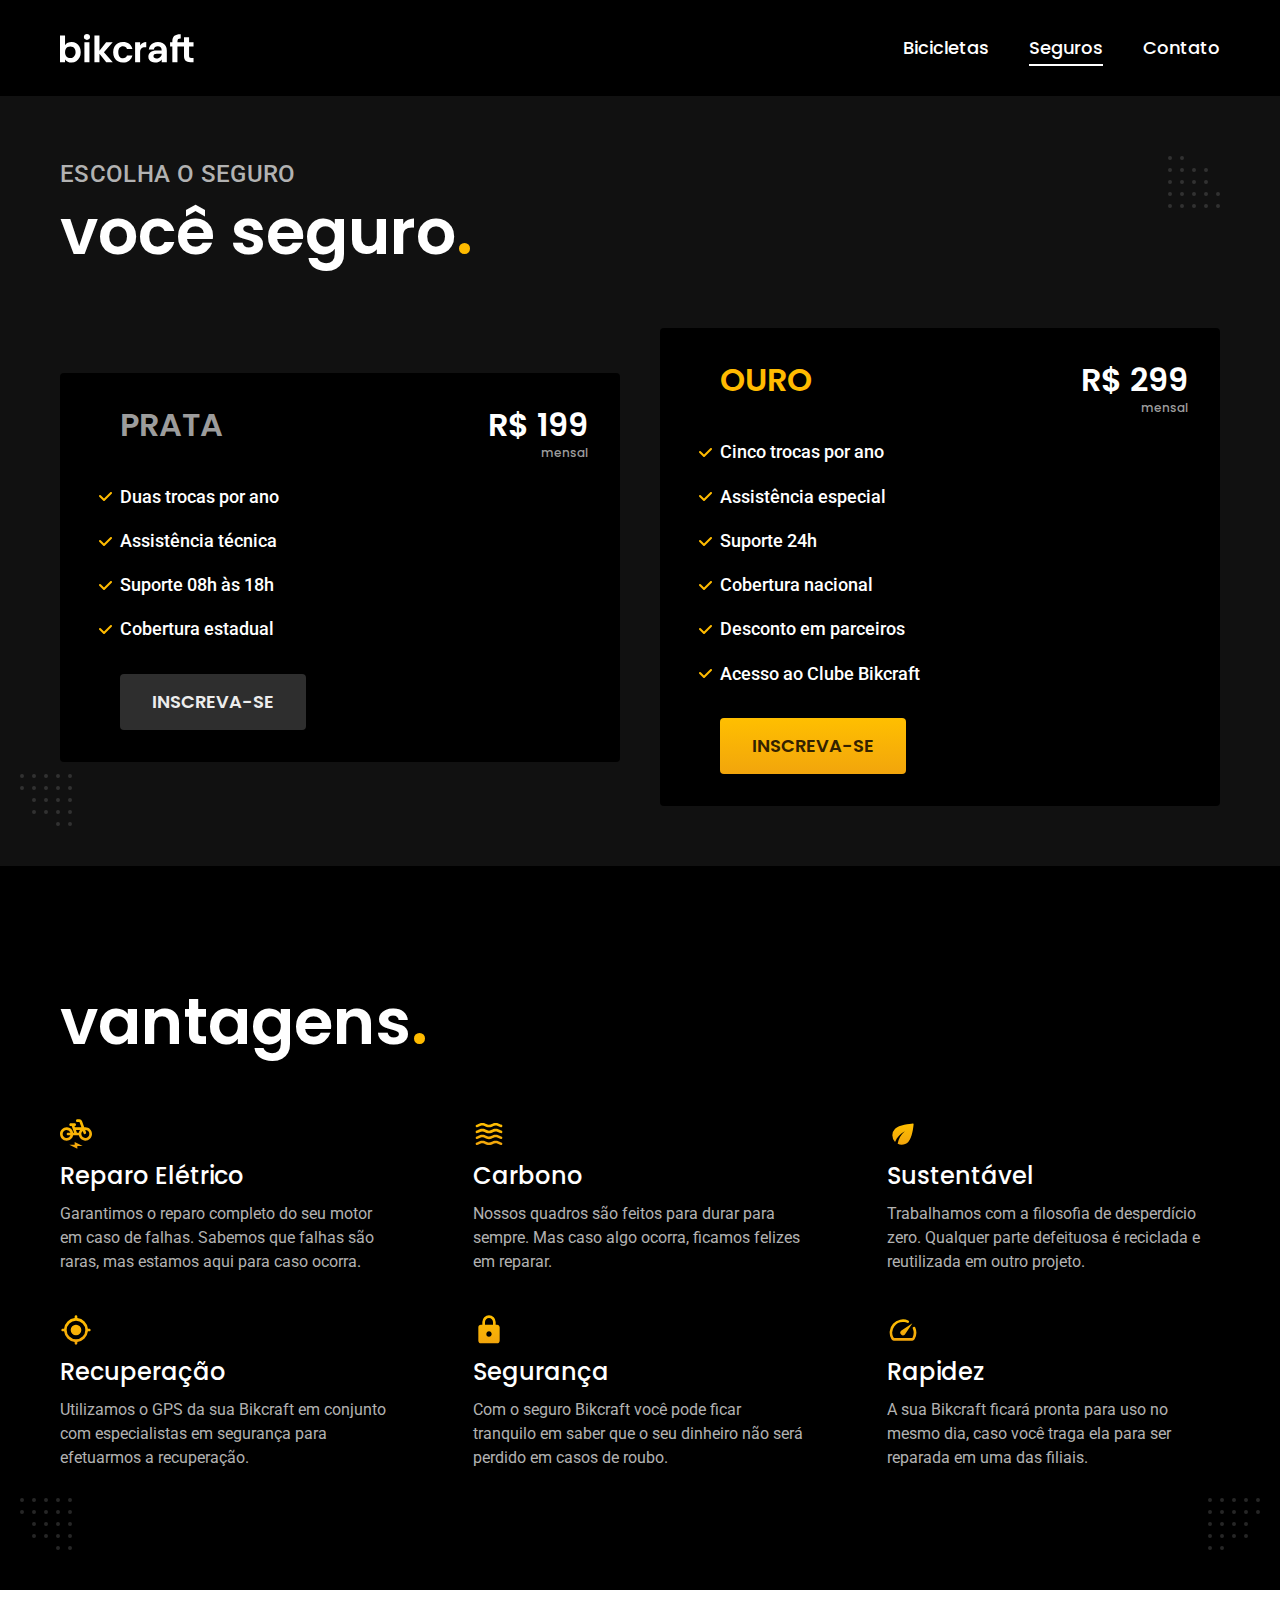
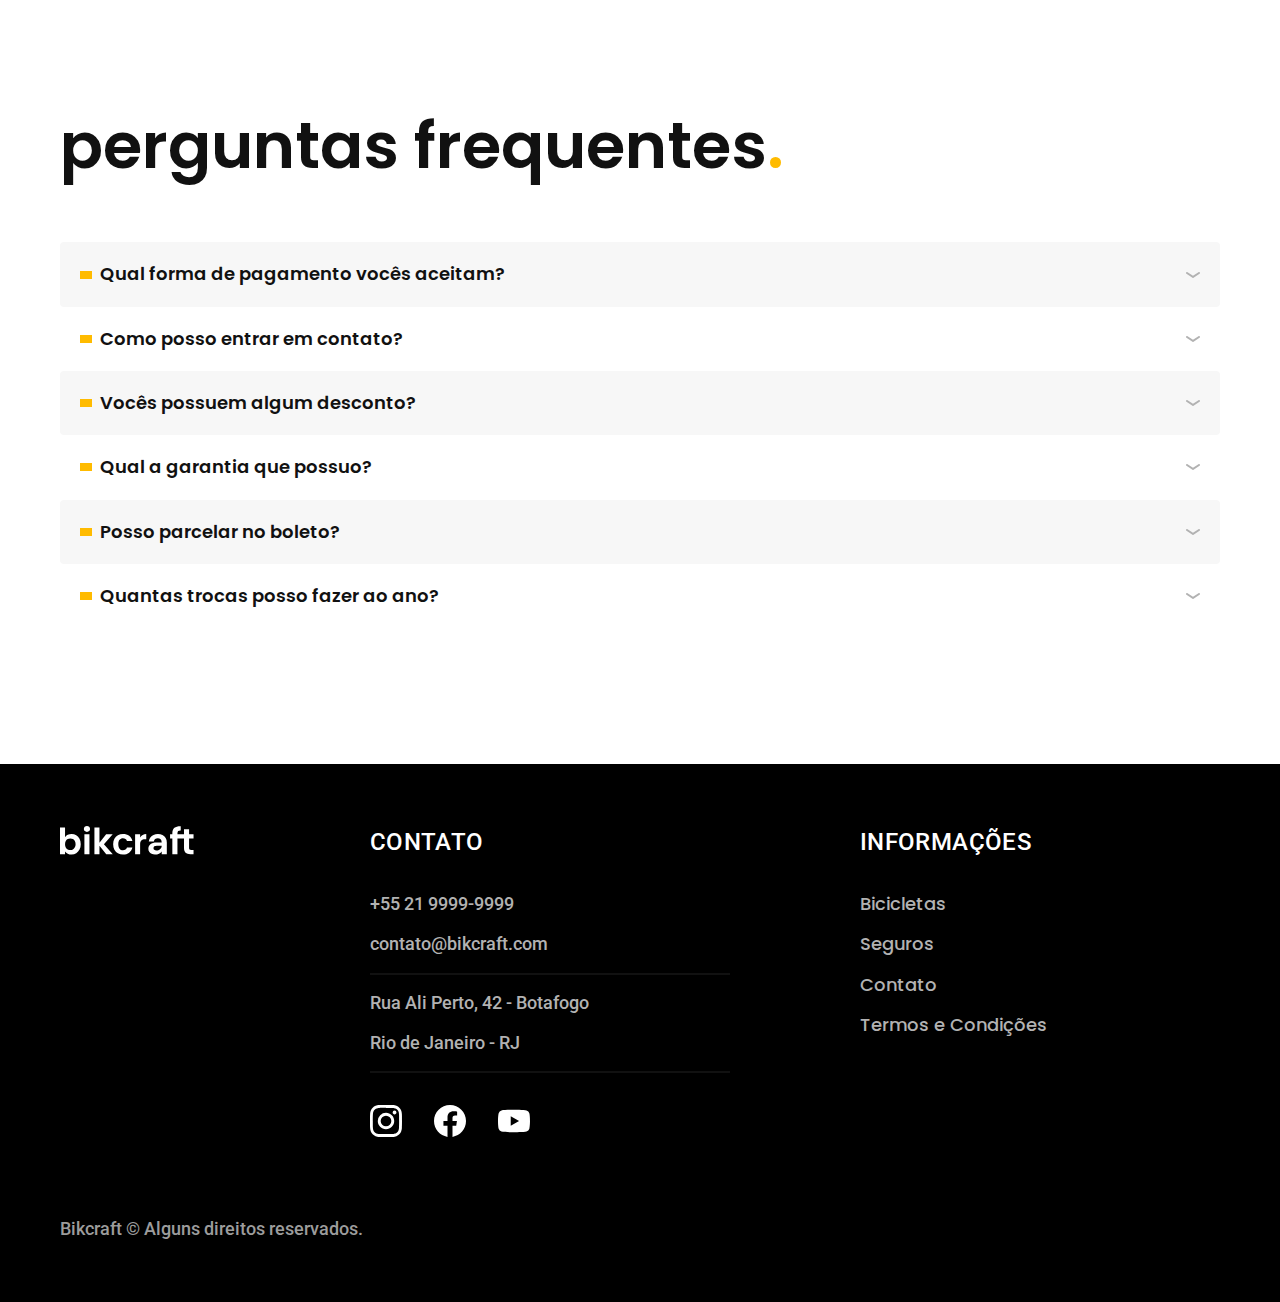
<file: 1001-analise-projeto/bikcraft-final/seguros.html>
<!DOCTYPE html>
<html lang="pt-br">

<head>
  <meta charset="UTF-8">
  <meta name="viewport" content="width=device-width, initial-scale=1.0">
  <title>Seguros | Bikcraft</title>
  <meta name="description" content="Bicicletas elétricas de alta precisão e qualidade,  feitas sob medida para o cliente. Explore o mundo na sua velocidade com a Bikcraft.">

  <link rel="icon" href="./favicon.svg" type="image/svg+xml">

  <link href="./css/style.css" rel="preload" as="style">
  <link href="./css/style.css" rel="stylesheet">

  <link rel="preconnect" href="https://fonts.googleapis.com">
  <link rel="preconnect" href="https://fonts.gstatic.com" crossorigin>
  <link href="https://fonts.googleapis.com/css2?family=Merriweather:ital,wght@1,900&family=Poppins:wght@500;600&family=Roboto:wght@400;500&display=swap" rel="stylesheet">
</head>

<body id="seguros">
  <header class="header-bg">
    <div class="header container">
      <a href="./">
        <img src="./img/bikcraft.svg" alt="Bikcraft" width="136" height="32">
      </a>
      <nav aria-label="primaria">
        <ul class="header-menu font-1-m cor-0">
          <li><a href="./bicicletas.html">Bicicletas</a></li>
          <li><a href="./seguros.html">Seguros</a></li>
          <li><a href="./contato.html">Contato</a></li>
        </ul>
      </nav>
    </div>
  </header>

  <main class="seguros-bg">
    <div class="titulo">
      <div class="container">
        <p class="font-2-l-b cor-5">Escolha o seguro</p>
        <h1 class="font-1-xxl cor-0">você seguro<span class="cor-p1">.</span></h1>
      </div>
    </div>

    <div class="seguros container">
      <div class="seguros-item">
        <h3 class="font-1-xl cor-6">PRATA</h3>
        <span class="font-1-xl cor-0">R$ 199 <span class="font-1-xs cor-6">mensal</span></span>
        <ul class="font-2-m cor-0">
          <li>Duas trocas por ano</li>
          <li>Assistência técnica</li>
          <li>Suporte 08h às 18h</li>
          <li>Cobertura estadual</li>
        </ul>
        <a class="botao secundario" href="./orcamento.html?tipo=seguro&produto=prata">Inscreva-se</a>
      </div>
      <div class="seguros-item">
        <h3 class="font-1-xl cor-p1">OURO</h3>
        <span class="font-1-xl cor-0">R$ 299 <span class="font-1-xs cor-6">mensal</span></span>
        <ul class="font-2-m cor-0">
          <li>Cinco trocas por ano</li>
          <li>Assistência especial</li>
          <li>Suporte 24h</li>
          <li>Cobertura nacional</li>
          <li>Desconto em parceiros</li>
          <li>Acesso ao Clube Bikcraft</li>
        </ul>
        <a class="botao" href="./orcamento.html?tipo=seguro&produto=ouro">Inscreva-se</a>
      </div>
    </div>
  </main>

  <article class="vantagens-bg">
    <div class="vantagens container">
      <h2 class="font-1-xxl cor-0">vantagens<span class="cor-p1">.</span></h2>
      <ul>
        <li>
          <img src="./img/icones/eletrica.svg" alt="">
          <h3 class="font-1-l cor-0">Reparo Elétrico</h3>
          <p class="font-2-s cor-5">Garantimos o reparo completo do seu motor em caso de falhas. Sabemos que falhas são raras, mas estamos aqui para caso ocorra.</p>
        </li>
        <li>
          <img src="./img/icones/carbono.svg" alt="">
          <h3 class="font-1-l cor-0">Carbono</h3>
          <p class="font-2-s cor-5">Nossos quadros são feitos para durar para sempre. Mas caso algo ocorra, ficamos felizes em reparar.</p>
        </li>
        <li>
          <img src="./img/icones/sustentavel.svg" alt="">
          <h3 class="font-1-l cor-0">Sustentável</h3>
          <p class="font-2-s cor-5">Trabalhamos com a filosofia de desperdício zero. Qualquer parte defeituosa é reciclada e reutilizada em outro projeto.</p>
        </li>
        <li>
          <img src="./img/icones/rastreador.svg" alt="">
          <h3 class="font-1-l cor-0">Recuperação</h3>
          <p class="font-2-s cor-5">Utilizamos o GPS da sua Bikcraft em conjunto com especialistas em segurança para efetuarmos a recuperação.</p>
        </li>
        <li>
          <img src="./img/icones/seguro.svg" alt="">
          <h3 class="font-1-l cor-0">Segurança</h3>
          <p class="font-2-s cor-5">Com o seguro Bikcraft você pode ficar tranquilo em saber que o seu dinheiro não será perdido em casos de roubo.</p>
        </li>
        <li>
          <img src="./img/icones/velocidade.svg" alt="">
          <h3 class="font-1-l cor-0">Rapidez</h3>
          <p class="font-2-s cor-5">A sua Bikcraft ficará pronta para uso no mesmo dia, caso você traga ela para ser reparada em uma das filiais.</p>
        </li>
      </ul>
    </div>
  </article>

  <article class="perguntas container">
    <h2 class="font-1-xxl">perguntas frequentes<span class="cor-p1">.</span></h2>
    <dl>
      <div>
        <dt class="font-1-m-b">Qual forma de pagamento vocês aceitam?</dt>
        <dd class="font-2-s cor-9">Aceitamos pagamentos parcelados em todos os cartões de crédito. Para pagamentos à vista também aceitarmos PIX e Boleto através do PagSeguro.</dd>
      </div>
      <div>
        <dt class="font-1-m-b">Como posso entrar em contato?</dt>
        <dd class="font-2-s cor-9">Aceitamos pagamentos parcelados em todos os cartões de crédito. Para pagamentos à vista também aceitarmos PIX e Boleto através do PagSeguro.</dd>
      </div>
      <div>
        <dt class="font-1-m-b">Vocês possuem algum desconto?</dt>
        <dd class="font-2-s cor-9">Aceitamos pagamentos parcelados em todos os cartões de crédito. Para pagamentos à vista também aceitarmos PIX e Boleto através do PagSeguro.</dd>
      </div>
      <div>
        <dt class="font-1-m-b">Qual a garantia que possuo?</dt>
        <dd class="font-2-s cor-9">Aceitamos pagamentos parcelados em todos os cartões de crédito. Para pagamentos à vista também aceitarmos PIX e Boleto através do PagSeguro.</dd>
      </div>
      <div>
        <dt class="font-1-m-b">Posso parcelar no boleto?</dt>
        <dd class="font-2-s cor-9">Aceitamos pagamentos parcelados em todos os cartões de crédito. Para pagamentos à vista também aceitarmos PIX e Boleto através do PagSeguro.</dd>
      </div>
      <div>
        <dt class="font-1-m-b">Quantas trocas posso fazer ao ano?</dt>
        <dd class="font-2-s cor-9">Aceitamos pagamentos parcelados em todos os cartões de crédito. Para pagamentos à vista também aceitarmos PIX e Boleto através do PagSeguro.</dd>
      </div>
    </dl>
  </article>

  <footer class="footer-bg">
    <div class="footer container">
      <img src="./img/bikcraft.svg" alt="Bikcraft">
      <div class="footer-contato">
        <h3 class="font-2-l-b cor-0">Contato</h3>
        <ul class="font-2-m cor-5">
          <li>+55 21 9999-9999</li>
          <li>contato@bikcraft.com</li>
          <li>Rua Ali Perto, 42 - Botafogo</li>
          <li>Rio de Janeiro - RJ</li>
        </ul>
        <div class="footer-redes">
          <a href="./"><img src="./img/redes/instagram.svg" alt="Instagram"></a>
          <a href="./"><img src="./img/redes/facebook.svg" alt="Facebook"></a>
          <a href="./"><img src="./img/redes/youtube.svg" alt="Youtube"></a>
        </div>
      </div>
      <div class="footer-informacoes">
        <h3 class="font-2-l-b cor-0">Informações</h3>
        <nav>
          <ul class="font-1-m cor-5">
            <li><a href="./bicicletas.html">Bicicletas</a></li>
            <li><a href="./seguros.html">Seguros</a></li>
            <li><a href="./contato.html">Contato</a></li>
            <li><a href="./termos.html">Termos e Condições</a></li>
          </ul>
        </nav>
      </div>
      <p class="font-2-m cor-6 footer-copy">Bikcraft © Alguns direitos reservados.</p>
    </div>
  </footer>

  <script src="./js/script.js"></script>
</body>

</html>
</file>
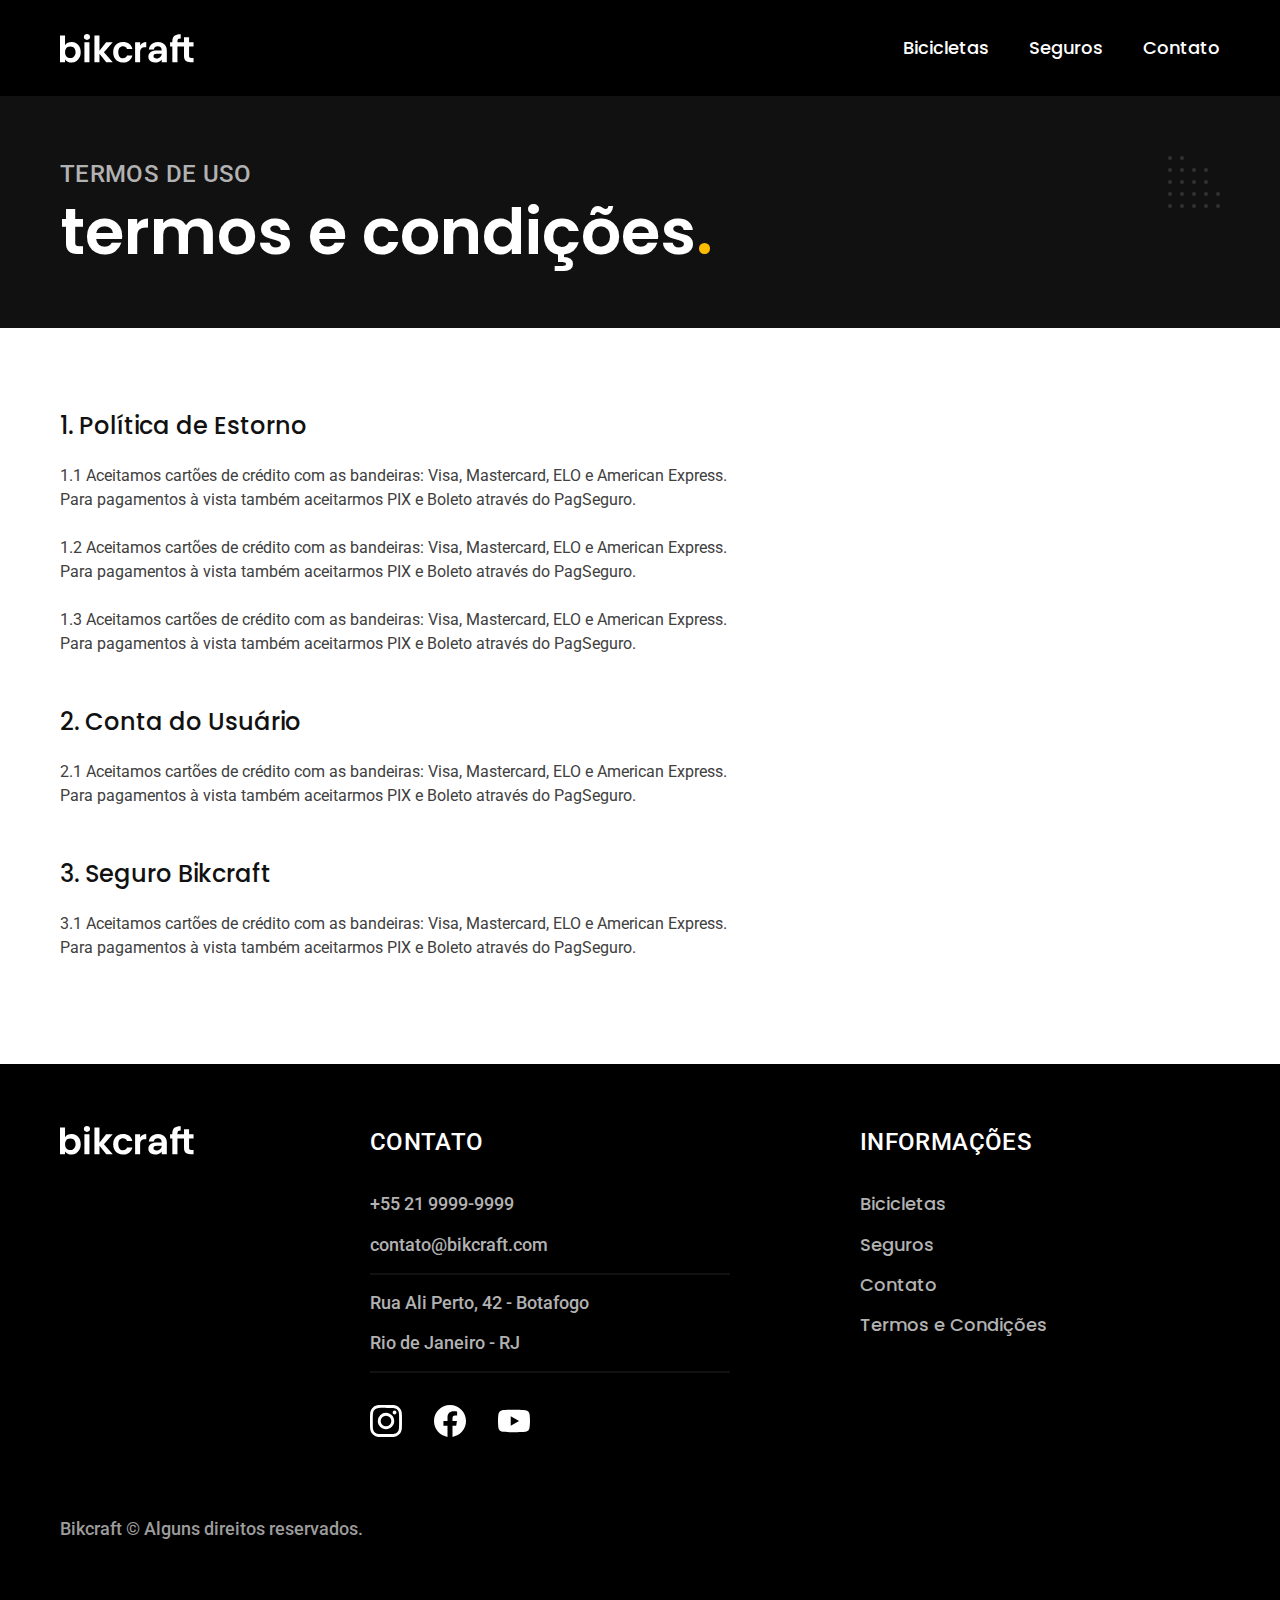
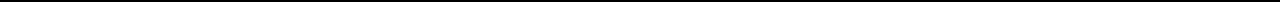
<file: 1001-analise-projeto/bikcraft-final/termos.html>
<!DOCTYPE html>
<html lang="pt-br">

<head>
  <meta charset="UTF-8">
  <meta name="viewport" content="width=device-width, initial-scale=1.0">
  <title>Termos e Condições | Bikcraft</title>
  <meta name="description" content="Bicicletas elétricas de alta precisão e qualidade,  feitas sob medida para o cliente. Explore o mundo na sua velocidade com a Bikcraft.">

  <link rel="icon" href="./favicon.svg" type="image/svg+xml">

  <link href="./css/style.css" rel="preload" as="style">
  <link href="./css/style.css" rel="stylesheet">

  <link rel="preconnect" href="https://fonts.googleapis.com">
  <link rel="preconnect" href="https://fonts.gstatic.com" crossorigin>
  <link href="https://fonts.googleapis.com/css2?family=Merriweather:ital,wght@1,900&family=Poppins:wght@500;600&family=Roboto:wght@400;500&display=swap" rel="stylesheet">
</head>

<body id="termos">
  <header class="header-bg">
    <div class="header container">
      <a href="./">
        <img src="./img/bikcraft.svg" alt="Bikcraft" width="136" height="32">
      </a>
      <nav aria-label="primaria">
        <ul class="header-menu font-1-m cor-0">
          <li><a href="./bicicletas.html">Bicicletas</a></li>
          <li><a href="./seguros.html">Seguros</a></li>
          <li><a href="./contato.html">Contato</a></li>
        </ul>
      </nav>
    </div>
  </header>

  <main>
    <div class="titulo">
      <div class="container">
        <p class="font-2-l-b cor-5">Termos de uso</p>
        <h1 class="font-1-xxl cor-0">termos e condições<span class="cor-p1">.</span></h1>
      </div>
    </div>

    <div class="termos font-2-s cor-10 container">
      <h2 class="font-1-l cor-11">1. Política de Estorno</h2>
      <p>1.1 Aceitamos cartões de crédito com as bandeiras: Visa, Mastercard, ELO e American Express. Para pagamentos à vista também aceitarmos PIX e Boleto através do PagSeguro.</p>
      <p>1.2 Aceitamos cartões de crédito com as bandeiras: Visa, Mastercard, ELO e American Express. Para pagamentos à vista também aceitarmos PIX e Boleto através do PagSeguro.</p>
      <p>1.3 Aceitamos cartões de crédito com as bandeiras: Visa, Mastercard, ELO e American Express. Para pagamentos à vista também aceitarmos PIX e Boleto através do PagSeguro.</p>
      <h2 class="font-1-l cor-11">2. Conta do Usuário</h2>
      <p>2.1 Aceitamos cartões de crédito com as bandeiras: Visa, Mastercard, ELO e American Express. Para pagamentos à vista também aceitarmos PIX e Boleto através do PagSeguro.</p>
      <h2 class="font-1-l cor-11">3. Seguro Bikcraft</h2>
      <p>3.1 Aceitamos cartões de crédito com as bandeiras: Visa, Mastercard, ELO e American Express. Para pagamentos à vista também aceitarmos PIX e Boleto através do PagSeguro.</p>
    </div>
  </main>

  <footer class="footer-bg">
    <div class="footer container">
      <img src="./img/bikcraft.svg" alt="Bikcraft">
      <div class="footer-contato">
        <h3 class="font-2-l-b cor-0">Contato</h3>
        <ul class="font-2-m cor-5">
          <li>+55 21 9999-9999</li>
          <li>contato@bikcraft.com</li>
          <li>Rua Ali Perto, 42 - Botafogo</li>
          <li>Rio de Janeiro - RJ</li>
        </ul>
        <div class="footer-redes">
          <a href="./"><img src="./img/redes/instagram.svg" alt="Instagram"></a>
          <a href="./"><img src="./img/redes/facebook.svg" alt="Facebook"></a>
          <a href="./"><img src="./img/redes/youtube.svg" alt="Youtube"></a>
        </div>
      </div>
      <div class="footer-informacoes">
        <h3 class="font-2-l-b cor-0">Informações</h3>
        <nav>
          <ul class="font-1-m cor-5">
            <li><a href="./bicicletas.html">Bicicletas</a></li>
            <li><a href="./seguros.html">Seguros</a></li>
            <li><a href="./contato.html">Contato</a></li>
            <li><a href="./termos.html">Termos e Condições</a></li>
          </ul>
        </nav>
      </div>
      <p class="font-2-m cor-6 footer-copy">Bikcraft © Alguns direitos reservados.</p>
    </div>
  </footer>

  <script src="./js/script.js"></script>
</body>

</html>
</file>
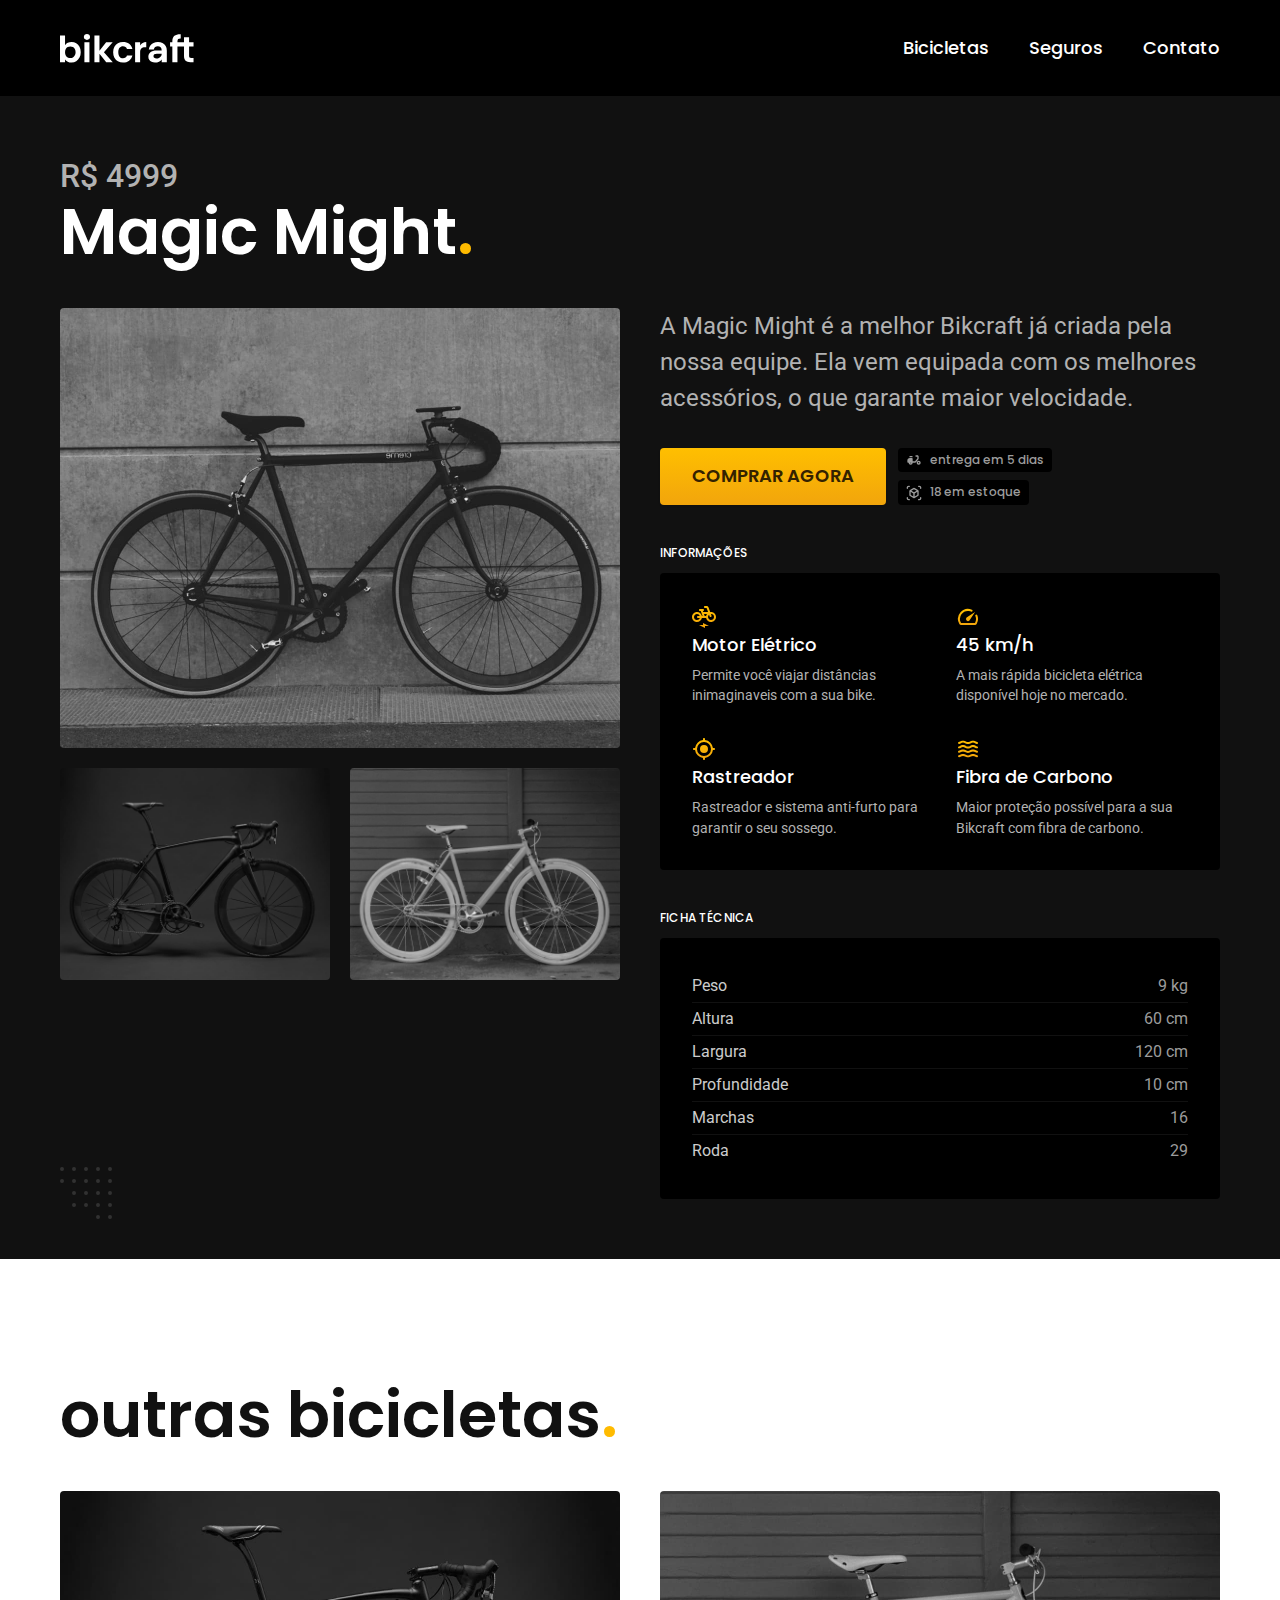
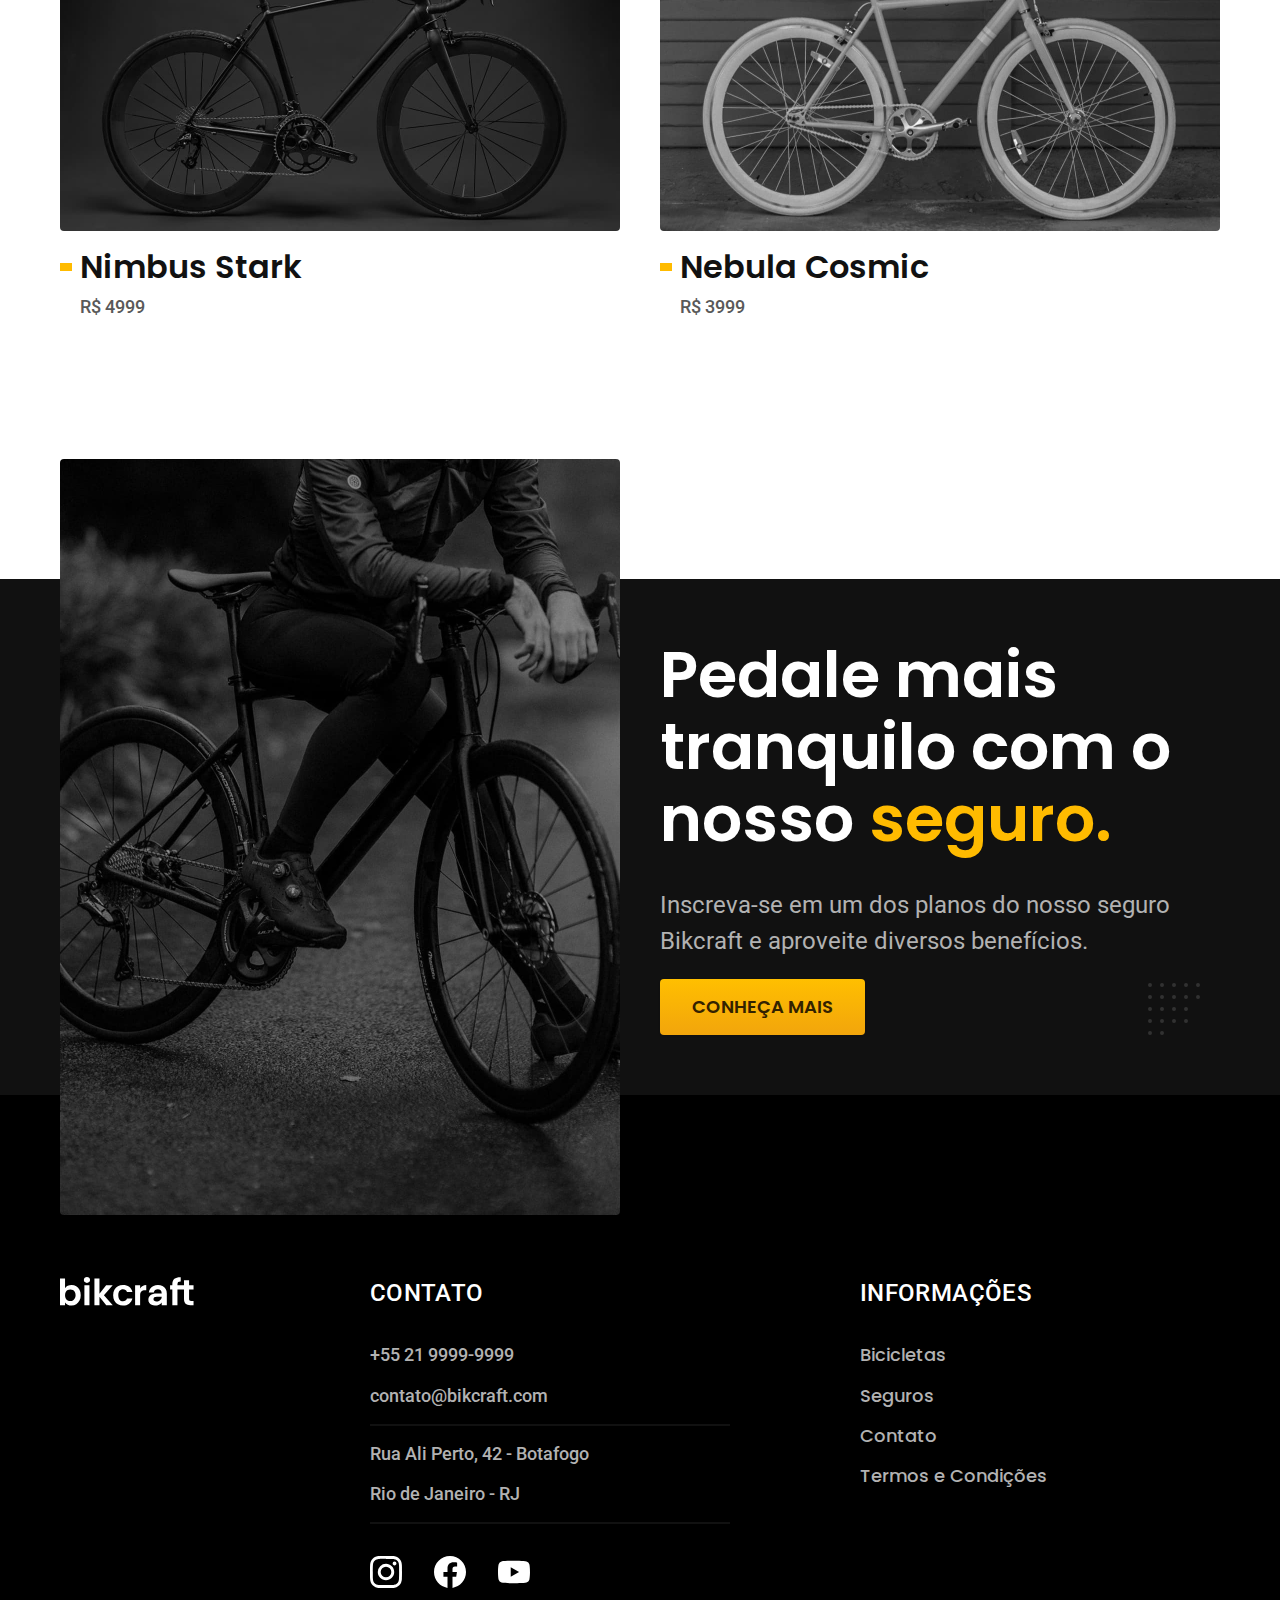
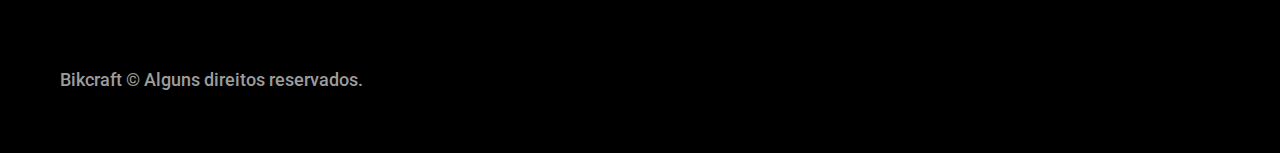
<file: 1001-analise-projeto/bikcraft-final/bicicletas/magic.html>
<!DOCTYPE html>
<html lang="pt-br">

<head>
  <meta charset="UTF-8">
  <meta name="viewport" content="width=device-width, initial-scale=1.0">
  <title>Magic | Bikcraft</title>
  <meta name="description" content="Bicicletas elétricas de alta precisão e qualidade, feitas sob medida para o cliente. Explore o mundo na sua velocidade com a Bikcraft.">

  <link rel="icon" href="./favicon.svg" type="image/svg+xml">

  <link href="../css/style.css" rel="preload" as="style">
  <link href="../css/style.css" rel="stylesheet">

  <link rel="preconnect" href="https://fonts.googleapis.com">
  <link rel="preconnect" href="https://fonts.gstatic.com" crossorigin>
  <link href="https://fonts.googleapis.com/css2?family=Merriweather:ital,wght@1,900&family=Poppins:wght@500;600&family=Roboto:wght@400;500&display=swap" rel="stylesheet">
</head>

<body id="bicicleta">
  <header class="header-bg">
    <div class="header container">
      <a href="../">
        <img src="../img/bikcraft.svg" alt="Bikcraft" width="136" height="32">
      </a>
      <nav aria-label="primaria">
        <ul class="header-menu font-1-m cor-0">
          <li><a href="../bicicletas.html">Bicicletas</a></li>
          <li><a href="../seguros.html">Seguros</a></li>
          <li><a href="../contato.html">Contato</a></li>
        </ul>
      </nav>
    </div>
  </header>

  <main class="bicicleta-bg">
    <div class="bicicleta container">
      <div class="bicicleta-titulo">
        <span class="font-2-xl cor-5">R$ 4999</span>
        <h1 class="font-1-xxl cor-0">Magic Might<span class="cor-p1">.</span></h1>
      </div>
      <div class="bicicleta-imagens">
        <img src="../img/bicicleta/nimbus2.jpg" alt="Bicicleta preta" width="560" height="440">
        <img src="../img/bicicleta/nimbus1.jpg" alt="Bicicleta preta" width="560" height="440">
        <img src="../img/bicicleta/nimbus3.jpg" alt="Bicicleta branca" width="560" height="440">
      </div>
      <div class="bicicleta-conteudo">
        <p class="font-2-l cor-5">A Magic Might é a melhor Bikcraft já criada pela nossa equipe. Ela vem equipada com os melhores acessórios, o que garante maior velocidade.</p>
        <div class="bicicleta-comprar">
          <a class="botao" href="../orcamento.html?tipo=bikcraft&produto=magic">Comprar Agora</a>
          <span class="font-1-xs cor-6"><img src="../img/icones/entrega.svg" alt=""> entrega em 5 dias</span>
          <span class="font-1-xs cor-6"><img src="../img/icones/estoque.svg" alt=""> 18 em estoque</span>
        </div>
        <h2 class="font-1-xs cor-0">Informações</h2>
        <ul class="bicicleta-informacoes">
          <li>
            <img src="../img/icones/eletrica.svg" alt="">
            <h3 class="font-1-m cor-0">Motor Elétrico</h3>
            <p class="font-2-xs cor-5">Permite você viajar distâncias inimaginaveis com a sua bike.</p>
          </li>
          <li>
            <img src="../img/icones/velocidade.svg" alt="">
            <h3 class="font-1-m cor-0">45 km/h</h3>
            <p class="font-2-xs cor-5">A mais rápida bicicleta elétrica disponível hoje no mercado.</p>
          </li>
          <li>
            <img src="../img/icones/rastreador.svg" alt="">
            <h3 class="font-1-m cor-0">Rastreador</h3>
            <p class="font-2-xs cor-5">Rastreador e sistema anti-furto para garantir o seu sossego.</p>
          </li>
          <li>
            <img src="../img/icones/carbono.svg" alt="">
            <h3 class="font-1-m cor-0">Fibra de Carbono</h3>
            <p class="font-2-xs cor-5">Maior proteção possível para a sua Bikcraft com fibra de carbono.</p>
          </li>
        </ul>
        <h2 class="font-1-xs cor-0">Ficha Técnica</h2>
        <ul class="bicicleta-ficha font-2-s cor-4">
          <li>Peso <span>9 kg</span></li>
          <li>Altura <span>60 cm</span></li>
          <li>Largura <span>120 cm</span></li>
          <li>Profundidade <span>10 cm</span></li>
          <li>Marchas <span>16</span></li>
          <li>Roda <span>29</span></li>
        </ul>
      </div>
    </div>
  </main>

  <article class="bicicletas-lista container">
    <h2 class="font-1-xxl">outras bicicletas<span class="cor-p1">.</span></h2>
    <ul>
      <li>
        <a href="./nimbus.html">
          <img src="../img/bicicletas/nimbus.jpg" alt="Bicicleta preta">
          <h3 class="font-1-xl">Nimbus Stark</h3>
          <span class="font-2-m cor-8">R$ 4999</span>
        </a>
      </li>
      <li>
        <a href="./nebula.html">
          <img src="../img/bicicletas/nebula.jpg" alt="Bicicleta branca">
          <h3 class="font-1-xl">Nebula Cosmic</h3>
          <span class="font-2-m cor-8">R$ 3999</span>
        </a>
      </li>
    </ul>
  </article>

  <article class="seguro-bg">
    <div class="seguro container">
      <div class="seguro-imagem">
        <img src="../img/fotos/seguros.jpg" alt="Pessoa parada em cima de uma bicicleta">
      </div>
      <div class="seguro-conteudo">
        <h2 class="font-1-xxl cor-0">Pedale mais tranquilo com o nosso <span class="cor-p1">seguro.</span></h2>
        <p class="font-2-l cor-5">Inscreva-se em um dos planos do nosso seguro Bikcraft e aproveite diversos benefícios.</p>
        <a class="botao" href="../seguros.html">Conheça Mais</a>
      </div>
    </div>
  </article>

  <footer class="footer-bg">
    <div class="footer container">
      <img src="../img/bikcraft.svg" alt="Bikcraft">
      <div class="footer-contato">
        <h3 class="font-2-l-b cor-0">Contato</h3>
        <ul class="font-2-m cor-5">
          <li>+55 21 9999-9999</li>
          <li>contato@bikcraft.com</li>
          <li>Rua Ali Perto, 42 - Botafogo</li>
          <li>Rio de Janeiro - RJ</li>
        </ul>
        <div class="footer-redes">
          <a href="./"><img src="../img/redes/instagram.svg" alt="Instagram"></a>
          <a href="./"><img src="../img/redes/facebook.svg" alt="Facebook"></a>
          <a href="./"><img src="../img/redes/youtube.svg" alt="Youtube"></a>
        </div>
      </div>
      <div class="footer-informacoes">
        <h3 class="font-2-l-b cor-0">Informações</h3>
        <nav>
          <ul class="font-1-m cor-5">
            <li><a href="../bicicletas.html">Bicicletas</a></li>
            <li><a href="../seguros.html">Seguros</a></li>
            <li><a href="../contato.html">Contato</a></li>
            <li><a href="../termos.html">Termos e Condições</a></li>
          </ul>
        </nav>
      </div>
      <p class="font-2-m cor-6 footer-copy">Bikcraft © Alguns direitos reservados.</p>
    </div>
  </footer>

  <script src="../js/script.js"></script>
</body>

</html>
</file>
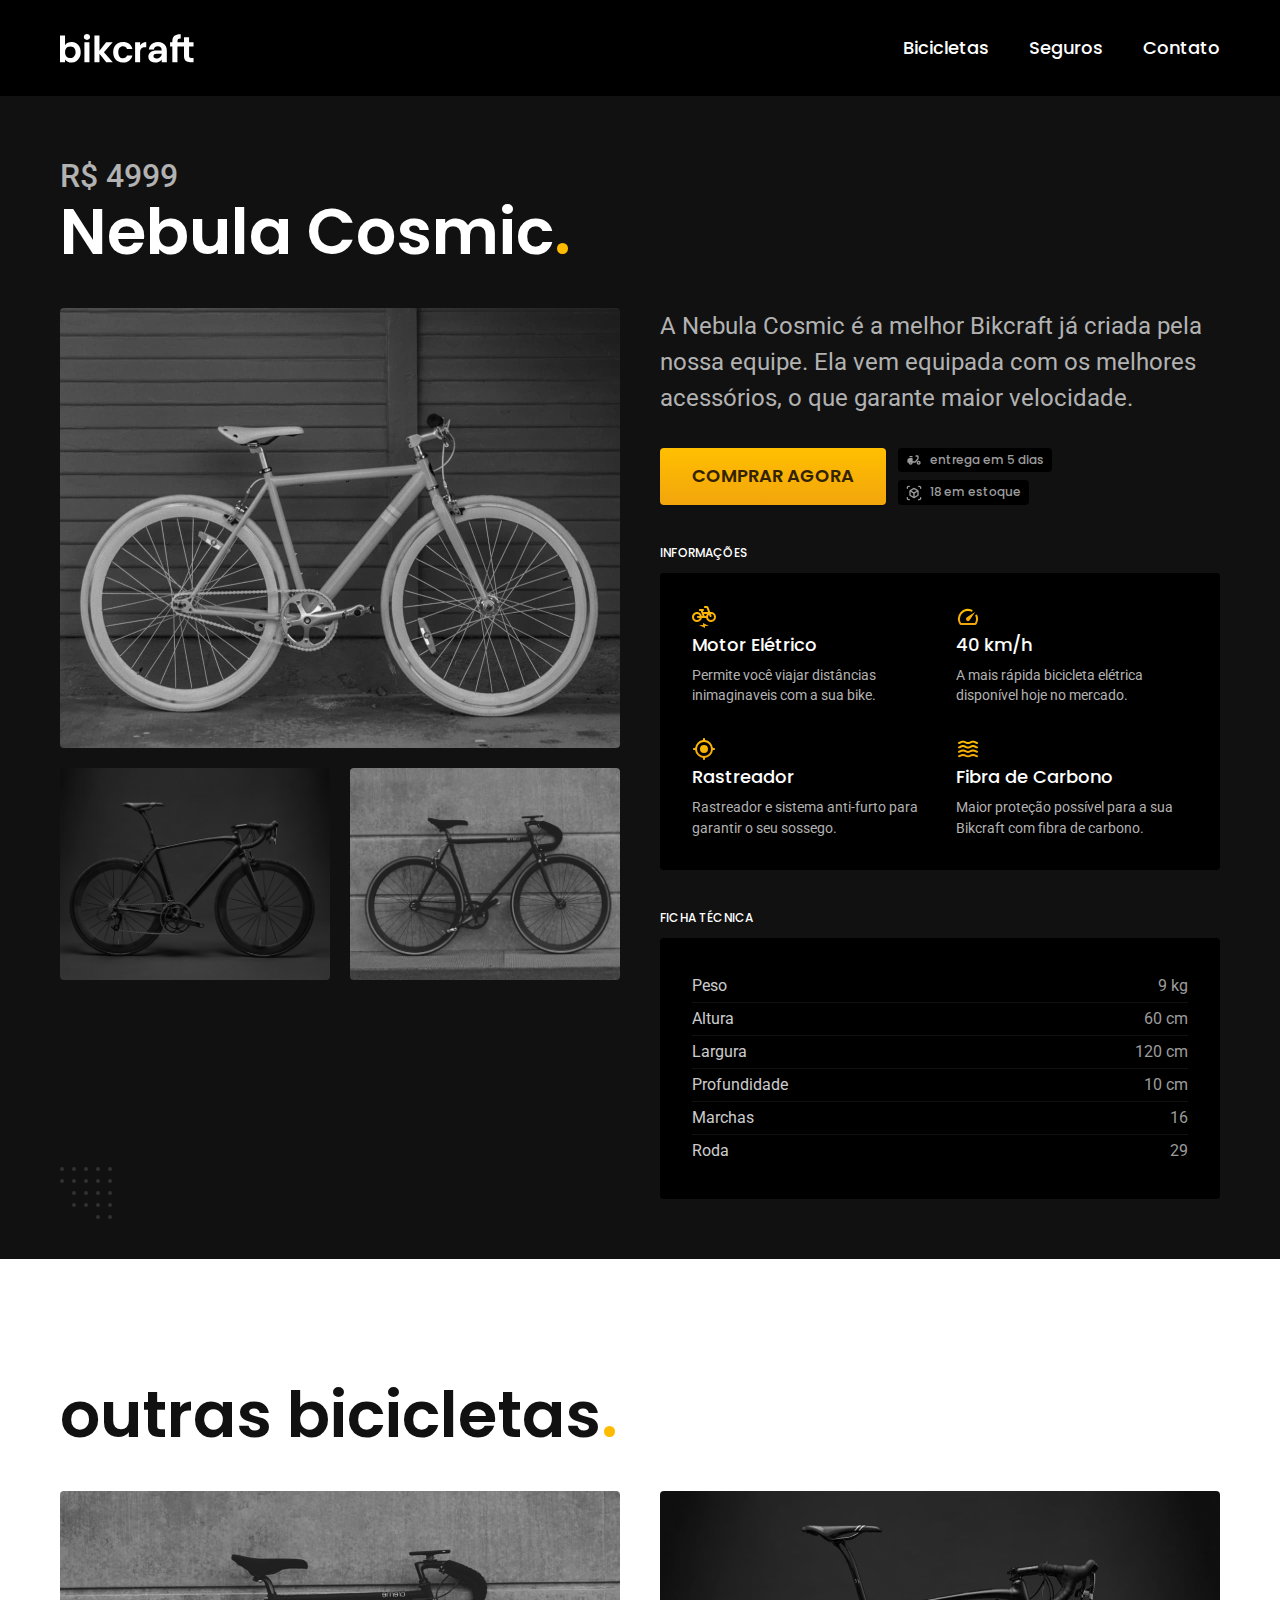
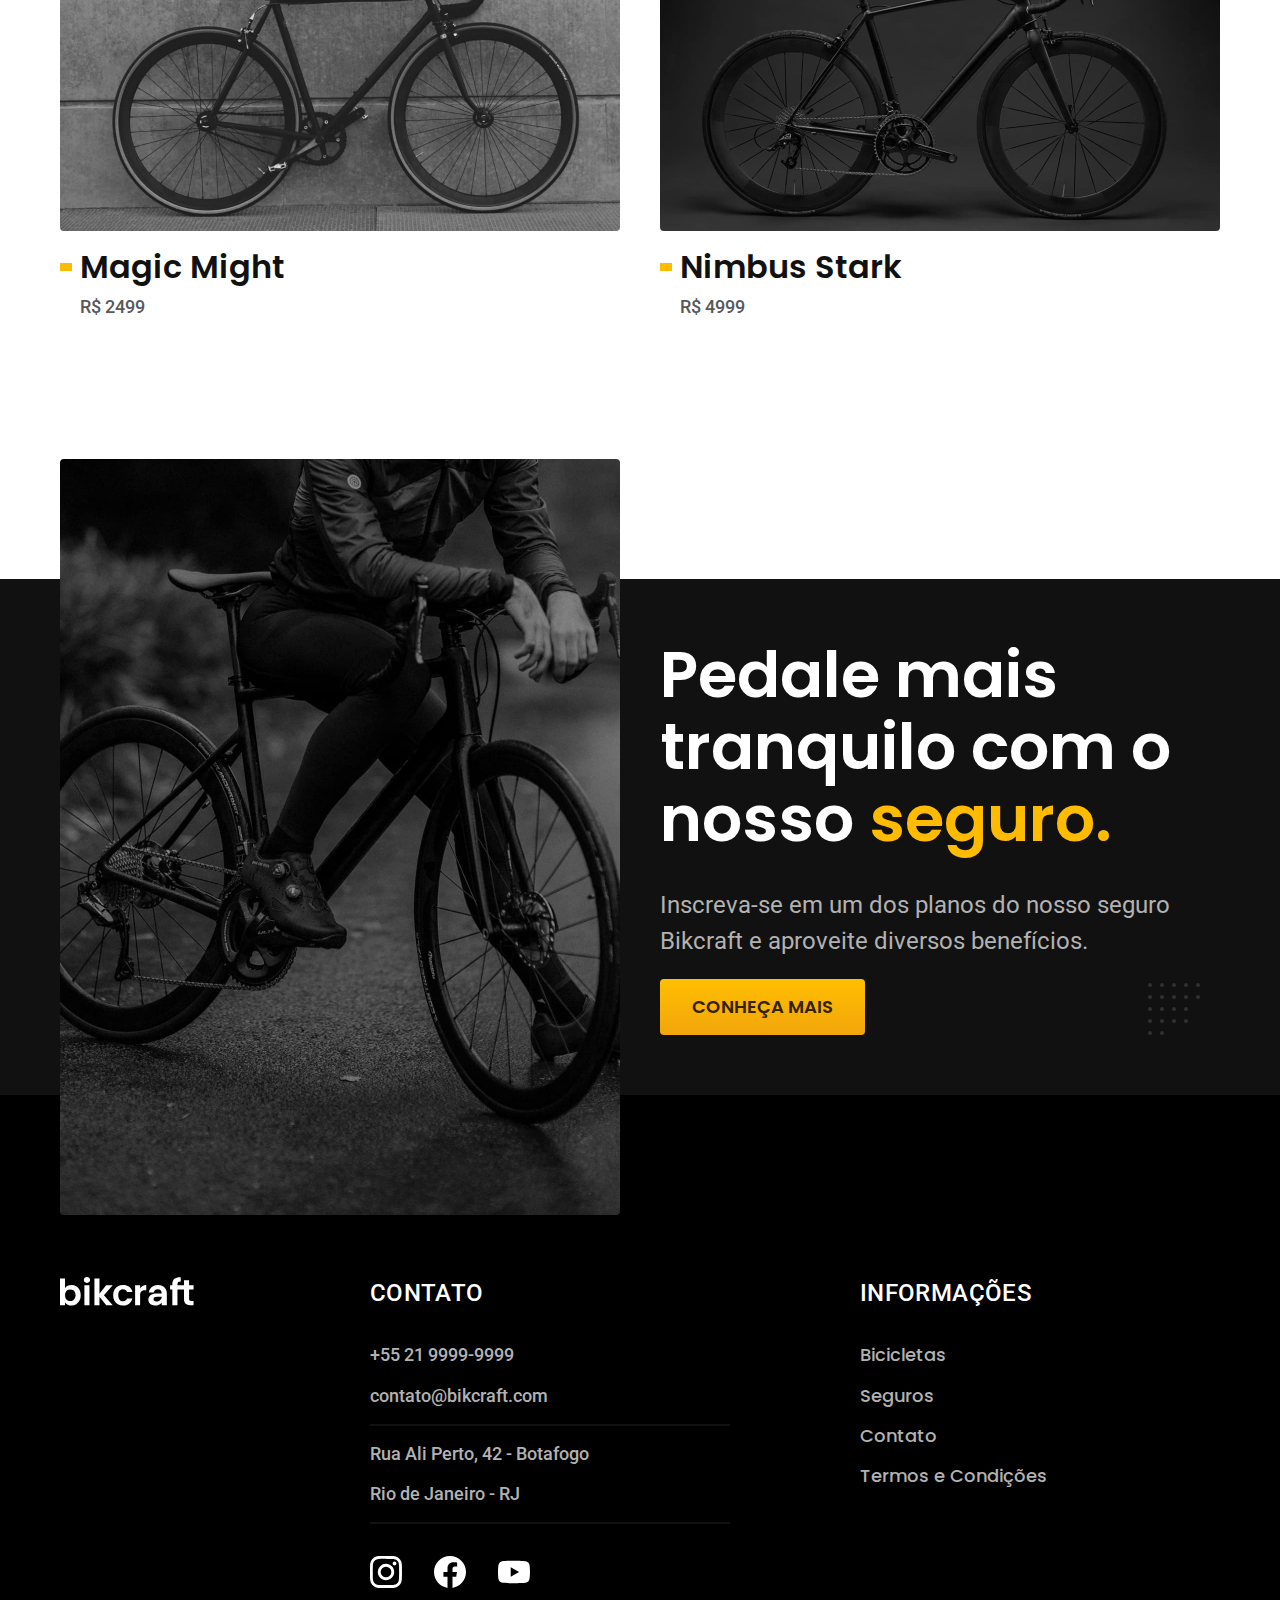
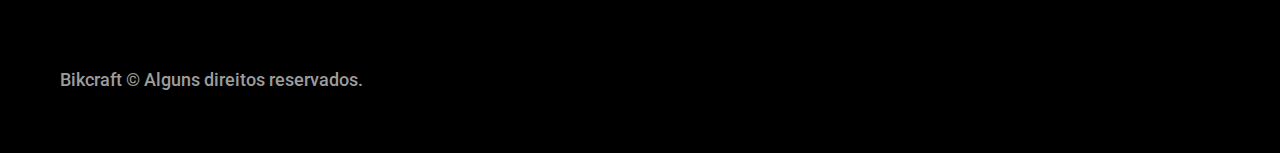
<file: 1001-analise-projeto/bikcraft-final/bicicletas/nebula.html>
<!DOCTYPE html>
<html lang="pt-br">

<head>
  <meta charset="UTF-8">
  <meta name="viewport" content="width=device-width, initial-scale=1.0">
  <title>Nebula | Bikcraft</title>
  <meta name="description" content="Bicicletas elétricas de alta precisão e qualidade,  feitas sob medida para o cliente. Explore o mundo na sua velocidade com a Bikcraft.">

  <link rel="icon" href="./favicon.svg" type="image/svg+xml">

  <link href="../css/style.css" rel="preload" as="style">
  <link href="../css/style.css" rel="stylesheet">

  <link rel="preconnect" href="https://fonts.googleapis.com">
  <link rel="preconnect" href="https://fonts.gstatic.com" crossorigin>
  <link href="https://fonts.googleapis.com/css2?family=Merriweather:ital,wght@1,900&family=Poppins:wght@500;600&family=Roboto:wght@400;500&display=swap" rel="stylesheet">
</head>

<body id="bicicleta">
  <header class="header-bg">
    <div class="header container">
      <a href="../">
        <img src="../img/bikcraft.svg" alt="Bikcraft" width="136" height="32">
      </a>
      <nav aria-label="primaria">
        <ul class="header-menu font-1-m cor-0">
          <li><a href="../bicicletas.html">Bicicletas</a></li>
          <li><a href="../seguros.html">Seguros</a></li>
          <li><a href="../contato.html">Contato</a></li>
        </ul>
      </nav>
    </div>
  </header>

  <main class="bicicleta-bg">
    <div class="bicicleta container">
      <div class="bicicleta-titulo">
        <span class="font-2-xl cor-5">R$ 4999</span>
        <h1 class="font-1-xxl cor-0">Nebula Cosmic<span class="cor-p1">.</span></h1>
      </div>
      <div class="bicicleta-imagens">
        <img src="../img/bicicleta/nimbus3.jpg" alt="Bicicleta branca" width="560" height="440">
        <img src="../img/bicicleta/nimbus1.jpg" alt="Bicicleta preta" width="1120" height="880">
        <img src="../img/bicicleta/nimbus2.jpg" alt="Bicicleta preta" width="560" height="440">
      </div>
      <div class="bicicleta-conteudo">
        <p class="font-2-l cor-5">A Nebula Cosmic é a melhor Bikcraft já criada pela nossa equipe. Ela vem equipada com os melhores acessórios, o que garante maior velocidade.</p>
        <div class="bicicleta-comprar">
          <a class="botao" href="../orcamento.html?tipo=bikcraft&produto=nebula">Comprar Agora</a>
          <span class="font-1-xs cor-6"><img src="../img/icones/entrega.svg" alt=""> entrega em 5 dias</span>
          <span class="font-1-xs cor-6"><img src="../img/icones/estoque.svg" alt=""> 18 em estoque</span>
        </div>
        <h2 class="font-1-xs cor-0">Informações</h2>
        <ul class="bicicleta-informacoes">
          <li>
            <img src="../img/icones/eletrica.svg" alt="">
            <h3 class="font-1-m cor-0">Motor Elétrico</h3>
            <p class="font-2-xs cor-5">Permite você viajar distâncias inimaginaveis com a sua bike.</p>
          </li>
          <li>
            <img src="../img/icones/velocidade.svg" alt="">
            <h3 class="font-1-m cor-0">40 km/h</h3>
            <p class="font-2-xs cor-5">A mais rápida bicicleta elétrica disponível hoje no mercado.</p>
          </li>
          <li>
            <img src="../img/icones/rastreador.svg" alt="">
            <h3 class="font-1-m cor-0">Rastreador</h3>
            <p class="font-2-xs cor-5">Rastreador e sistema anti-furto para garantir o seu sossego.</p>
          </li>
          <li>
            <img src="../img/icones/carbono.svg" alt="">
            <h3 class="font-1-m cor-0">Fibra de Carbono</h3>
            <p class="font-2-xs cor-5">Maior proteção possível para a sua Bikcraft com fibra de carbono.</p>
          </li>
        </ul>
        <h2 class="font-1-xs cor-0">Ficha Técnica</h2>
        <ul class="bicicleta-ficha font-2-s cor-4">
          <li>Peso <span>9 kg</span></li>
          <li>Altura <span>60 cm</span></li>
          <li>Largura <span>120 cm</span></li>
          <li>Profundidade <span>10 cm</span></li>
          <li>Marchas <span>16</span></li>
          <li>Roda <span>29</span></li>
        </ul>
      </div>
    </div>
  </main>

  <article class="bicicletas-lista container">
    <h2 class="font-1-xxl">outras bicicletas<span class="cor-p1">.</span></h2>

    <ul>
      <li>
        <a href="./magic.html">
          <img src="../img/bicicletas/magic.jpg" alt="Bicicleta preta">
          <h3 class="font-1-xl">Magic Might</h3>
          <span class="font-2-m cor-8">R$ 2499</span>
        </a>
      </li>
      <li>
        <a href="./nimbus.html">
          <img src="../img/bicicletas/nimbus.jpg" alt="Bicicleta preta">
          <h3 class="font-1-xl">Nimbus Stark</h3>
          <span class="font-2-m cor-8">R$ 4999</span>
        </a>
      </li>
    </ul>
  </article>

  <article class="seguro-bg">
    <div class="seguro container">
      <div class="seguro-imagem">
        <img src="../img/fotos/seguros.jpg" alt="Pessoa parada em cima de uma bicicleta">
      </div>
      <div class="seguro-conteudo">
        <h2 class="font-1-xxl cor-0">Pedale mais tranquilo com o nosso <span class="cor-p1">seguro.</span></h2>
        <p class="font-2-l cor-5">Inscreva-se em um dos planos do nosso seguro Bikcraft e aproveite diversos benefícios.</p>
        <a class="botao" href="../seguros.html">Conheça Mais</a>
      </div>
    </div>
  </article>

  <footer class="footer-bg">
    <div class="footer container">
      <img src="../img/bikcraft.svg" alt="Bikcraft">
      <div class="footer-contato">
        <h3 class="font-2-l-b cor-0">Contato</h3>
        <ul class="font-2-m cor-5">
          <li>+55 21 9999-9999</li>
          <li>contato@bikcraft.com</li>
          <li>Rua Ali Perto, 42 - Botafogo</li>
          <li>Rio de Janeiro - RJ</li>
        </ul>
        <div class="footer-redes">
          <a href="./"><img src="../img/redes/instagram.svg" alt="Instagram"></a>
          <a href="./"><img src="../img/redes/facebook.svg" alt="Facebook"></a>
          <a href="./"><img src="../img/redes/youtube.svg" alt="Youtube"></a>
        </div>
      </div>
      <div class="footer-informacoes">
        <h3 class="font-2-l-b cor-0">Informações</h3>
        <nav>
          <ul class="font-1-m cor-5">
            <li><a href="../bicicletas.html">Bicicletas</a></li>
            <li><a href="../seguros.html">Seguros</a></li>
            <li><a href="../contato.html">Contato</a></li>
            <li><a href="../termos.html">Termos e Condições</a></li>
          </ul>
        </nav>
      </div>
      <p class="font-2-m cor-6 footer-copy">Bikcraft © Alguns direitos reservados.</p>
    </div>
  </footer>

  <script src="../js/script.js"></script>
</body>

</html>
</file>
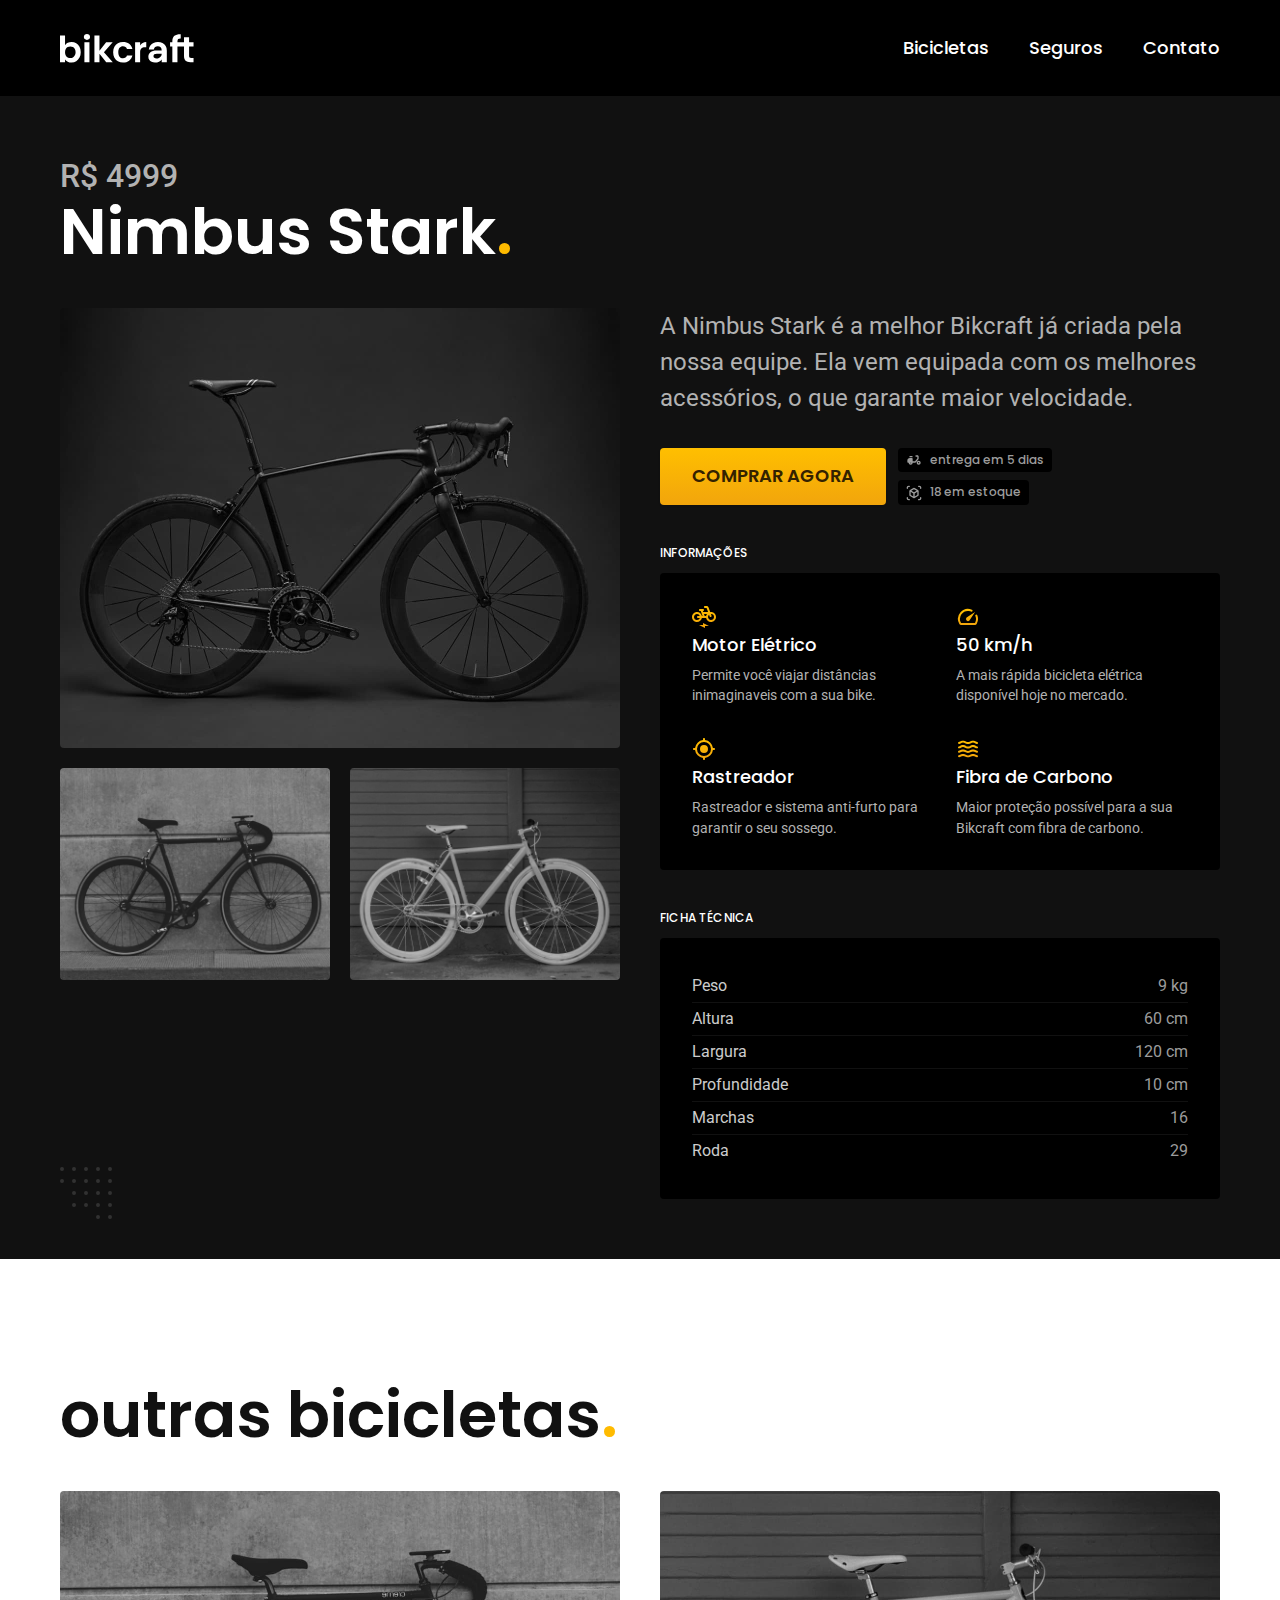
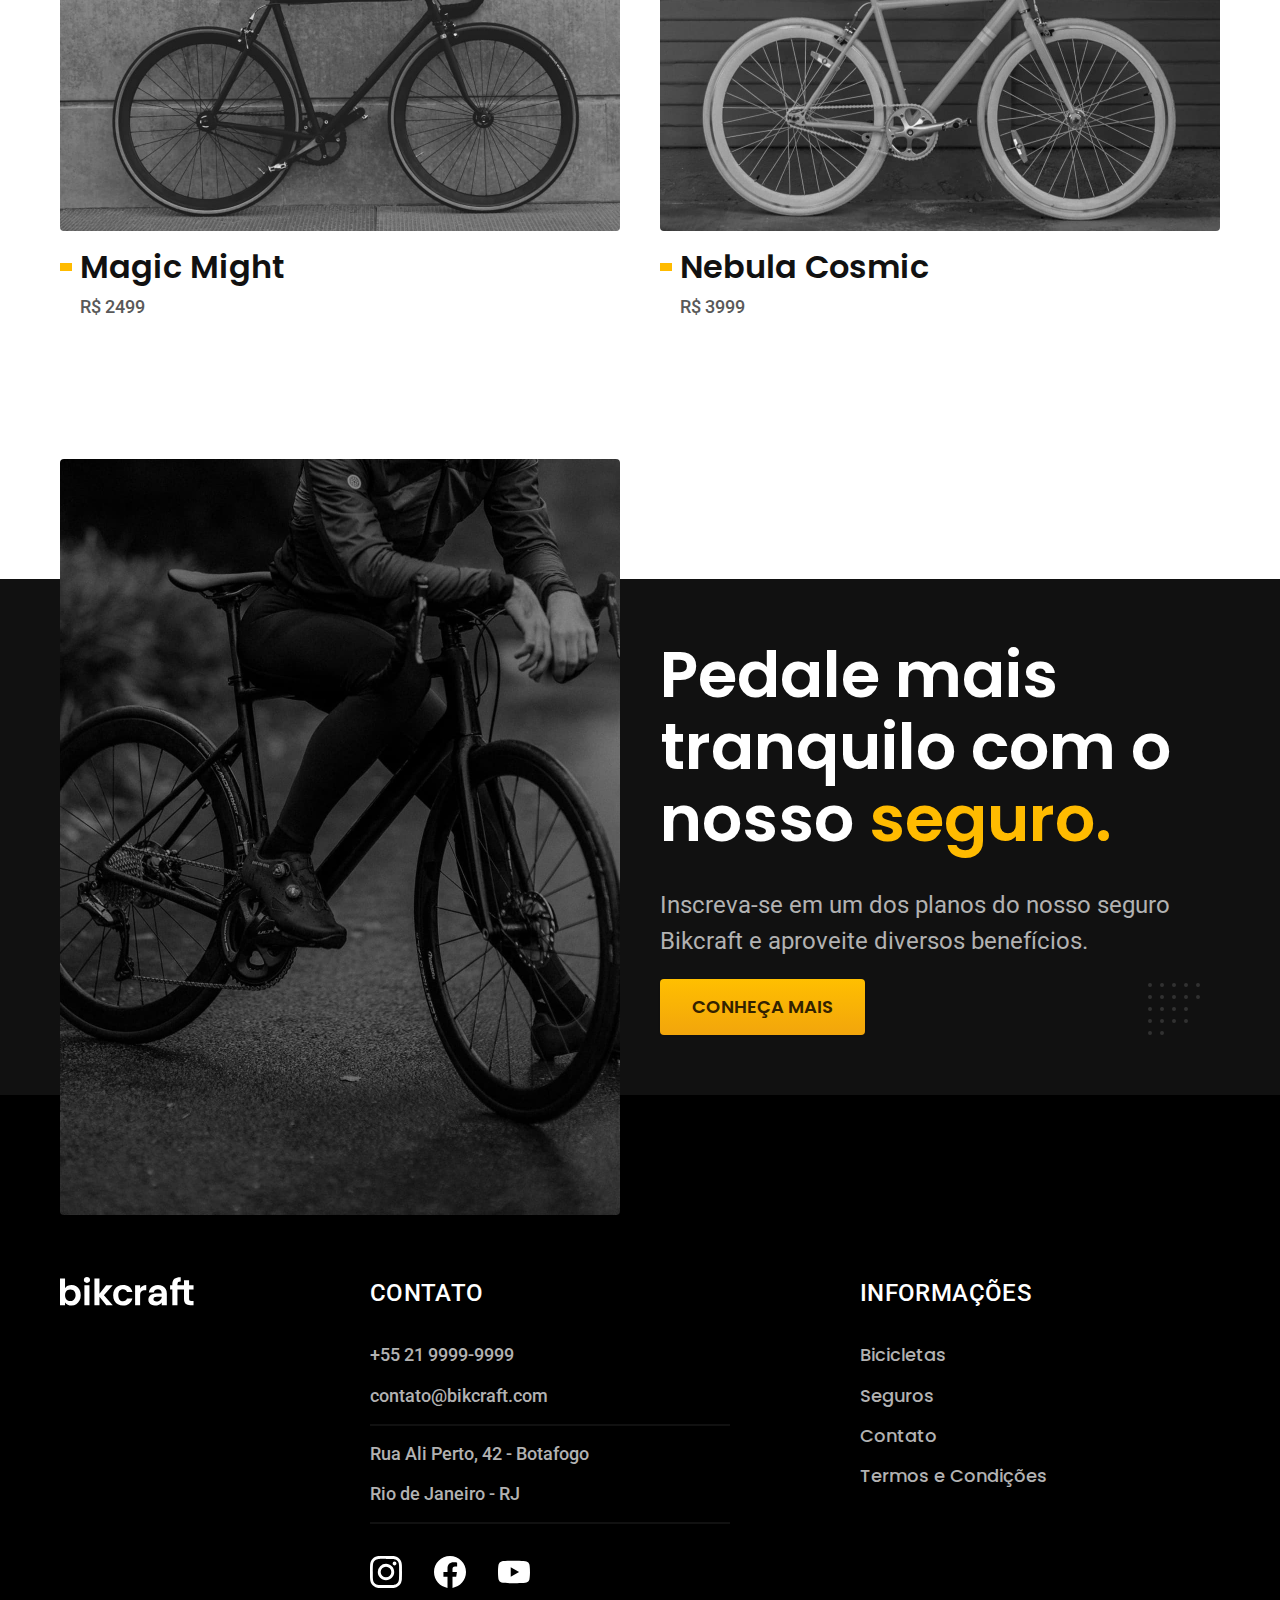
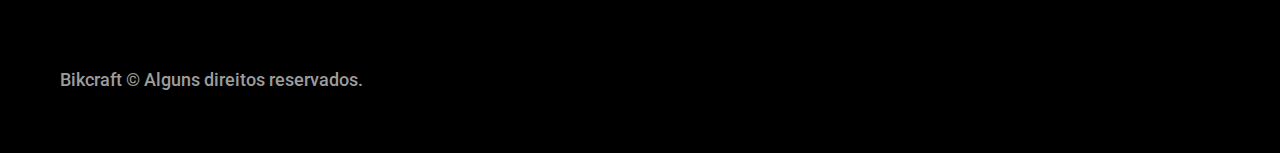
<file: 1001-analise-projeto/bikcraft-final/bicicletas/nimbus.html>
<!DOCTYPE html>
<html lang="pt-br">

<head>
  <meta charset="UTF-8">
  <meta name="viewport" content="width=device-width, initial-scale=1.0">
  <title>Nimbus | Bikcraft</title>
  <meta name="description" content="Bicicletas elétricas de alta precisão e qualidade,  feitas sob medida para o cliente. Explore o mundo na sua velocidade com a Bikcraft.">

  <link rel="icon" href="./favicon.svg" type="image/svg+xml">

  <link href="../css/style.css" rel="preload" as="style">
  <link href="../css/style.css" rel="stylesheet">

  <link rel="preconnect" href="https://fonts.googleapis.com">
  <link rel="preconnect" href="https://fonts.gstatic.com" crossorigin>
  <link href="https://fonts.googleapis.com/css2?family=Merriweather:ital,wght@1,900&family=Poppins:wght@500;600&family=Roboto:wght@400;500&display=swap" rel="stylesheet">
</head>

<body id="bicicleta">
  <header class="header-bg">
    <div class="header container">
      <a href="../">
        <img src="../img/bikcraft.svg" alt="Bikcraft" width="136" height="32">
      </a>
      <nav aria-label="primaria">
        <ul class="header-menu font-1-m cor-0">
          <li><a href="../bicicletas.html">Bicicletas</a></li>
          <li><a href="../seguros.html">Seguros</a></li>
          <li><a href="../contato.html">Contato</a></li>
        </ul>
      </nav>
    </div>
  </header>

  <main class="bicicleta-bg">
    <div class="bicicleta container">
      <div class="bicicleta-titulo">
        <span class="font-2-xl cor-5">R$ 4999</span>
        <h1 class="font-1-xxl cor-0">Nimbus Stark<span class="cor-p1">.</span></h1>
      </div>
      <div class="bicicleta-imagens">
        <img src="../img/bicicleta/nimbus1.jpg" alt="Bicicleta preta" width="560" height="440">
        <img src="../img/bicicleta/nimbus2.jpg" alt="Bicicleta branca" width="560" height="440">
        <img src="../img/bicicleta/nimbus3.jpg" alt="Bicicleta preta" width="560" height="440">
      </div>
      <div class="bicicleta-conteudo">
        <p class="font-2-l cor-5">A Nimbus Stark é a melhor Bikcraft já criada pela nossa equipe. Ela vem equipada com os melhores acessórios, o que garante maior velocidade.</p>
        <div class="bicicleta-comprar">
          <a class="botao" href="../orcamento.html?tipo=bikcraft&produto=nimbus">Comprar Agora</a>
          <span class="font-1-xs cor-6"><img src="../img/icones/entrega.svg" alt=""> entrega em 5 dias</span>
          <span class="font-1-xs cor-6"><img src="../img/icones/estoque.svg" alt=""> 18 em estoque</span>
        </div>
        <h2 class="font-1-xs cor-0">Informações</h2>
        <ul class="bicicleta-informacoes">
          <li>
            <img src="../img/icones/eletrica.svg" alt="">
            <h3 class="font-1-m cor-0">Motor Elétrico</h3>
            <p class="font-2-xs cor-5">Permite você viajar distâncias inimaginaveis com a sua bike.</p>
          </li>
          <li>
            <img src="../img/icones/velocidade.svg" alt="">
            <h3 class="font-1-m cor-0">50 km/h</h3>
            <p class="font-2-xs cor-5">A mais rápida bicicleta elétrica disponível hoje no mercado.</p>
          </li>
          <li>
            <img src="../img/icones/rastreador.svg" alt="">
            <h3 class="font-1-m cor-0">Rastreador</h3>
            <p class="font-2-xs cor-5">Rastreador e sistema anti-furto para garantir o seu sossego.</p>
          </li>
          <li>
            <img src="../img/icones/carbono.svg" alt="">
            <h3 class="font-1-m cor-0">Fibra de Carbono</h3>
            <p class="font-2-xs cor-5">Maior proteção possível para a sua Bikcraft com fibra de carbono.</p>
          </li>
        </ul>
        <h2 class="font-1-xs cor-0">Ficha Técnica</h2>
        <ul class="bicicleta-ficha font-2-s cor-4">
          <li>Peso <span>9 kg</span></li>
          <li>Altura <span>60 cm</span></li>
          <li>Largura <span>120 cm</span></li>
          <li>Profundidade <span>10 cm</span></li>
          <li>Marchas <span>16</span></li>
          <li>Roda <span>29</span></li>
        </ul>
      </div>
    </div>
  </main>

  <article class="bicicletas-lista container">
    <h2 class="font-1-xxl">outras bicicletas<span class="cor-p1">.</span></h2>
    <ul>
      <li>
        <a href="./magic.html">
          <img src="../img/bicicletas/magic.jpg" alt="Bicicleta preta">
          <h3 class="font-1-xl">Magic Might</h3>
          <span class="font-2-m cor-8">R$ 2499</span>
        </a>
      </li>
      <li>
        <a href="./nebula.html">
          <img src="../img/bicicletas/nebula.jpg" alt="Bicicleta branca">
          <h3 class="font-1-xl">Nebula Cosmic</h3>
          <span class="font-2-m cor-8">R$ 3999</span>
        </a>
      </li>
    </ul>
  </article>

  <article class="seguro-bg">
    <div class="seguro container">
      <div class="seguro-imagem">
        <img src="../img/fotos/seguros.jpg" alt="Pessoa parada em cima de uma bicicleta">
      </div>
      <div class="seguro-conteudo">
        <h2 class="font-1-xxl cor-0">Pedale mais tranquilo com o nosso <span class="cor-p1">seguro.</span></h2>
        <p class="font-2-l cor-5">Inscreva-se em um dos planos do nosso seguro Bikcraft e aproveite diversos benefícios.</p>
        <a class="botao" href="../seguros.html">Conheça Mais</a>
      </div>
    </div>
  </article>

  <footer class="footer-bg">
    <div class="footer container">
      <img src="../img/bikcraft.svg" alt="Bikcraft">
      <div class="footer-contato">
        <h3 class="font-2-l-b cor-0">Contato</h3>
        <ul class="font-2-m cor-5">
          <li>+55 21 9999-9999</li>
          <li>contato@bikcraft.com</li>
          <li>Rua Ali Perto, 42 - Botafogo</li>
          <li>Rio de Janeiro - RJ</li>
        </ul>
        <div class="footer-redes">
          <a href="./"><img src="../img/redes/instagram.svg" alt="Instagram"></a>
          <a href="./"><img src="../img/redes/facebook.svg" alt="Facebook"></a>
          <a href="./"><img src="../img/redes/youtube.svg" alt="Youtube"></a>
        </div>
      </div>
      <div class="footer-informacoes">
        <h3 class="font-2-l-b cor-0">Informações</h3>
        <nav>
          <ul class="font-1-m cor-5">
            <li><a href="../bicicletas.html">Bicicletas</a></li>
            <li><a href="../seguros.html">Seguros</a></li>
            <li><a href="../contato.html">Contato</a></li>
            <li><a href="../termos.html">Termos e Condições</a></li>
          </ul>
        </nav>
      </div>
      <p class="font-2-m cor-6 footer-copy">Bikcraft © Alguns direitos reservados.</p>
    </div>
  </footer>

  <script src="../js/script.js"></script>
</body>

</html>
</file>
<file: Projeto BIKCRAFT/css/style.css>
@import "./global/global.css";
@import "./utilidades/tipografia.css";
@import "./utilidades/cores.css";
@import "./global/header.css";

/* Utilidades*/
@import "./utilidades/componentes.css";



/*HOME*/
@import "./home/introducao.css";
</file>
<file: 1001-analise-projeto/bikcraft-final/css/style.css>
@import "./global/global.css";

/* Utilidades */
@import "./utilidades/tipografia.css";
@import "./utilidades/cores.css";
@import "./utilidades/componentes.css";
@import "./utilidades/formulario.css";
/* @import "./utilidades/simple-anime.css"; */

/* Header e Footer */
@import "./global/header.css";
@import "./global/footer.css";

/* Home */
@import "./home/introducao.css";
@import "./home/tecnologia.css";
@import "./home/parceiros.css";
@import "./home/depoimento.css";

/* Seguros */
@import "./seguros/seguros.css";
@import "./seguros/vantagens.css";
@import "./seguros/perguntas.css";

/* Biciletas */
@import "./bicicletas/bicicletas.css";
@import "./bicicletas/bicicletas-lista.css";

/* Bicileta */
@import "./bicicleta/bicicleta.css";
@import "./bicicleta/seguro.css";

/* Contato */
@import "./contato/contato.css";
@import "./contato/lojas.css";

/* Orçamento */
@import "./orcamento/orcamento.css";

/* Termos */
@import "./termos/termos.css";
</file>
